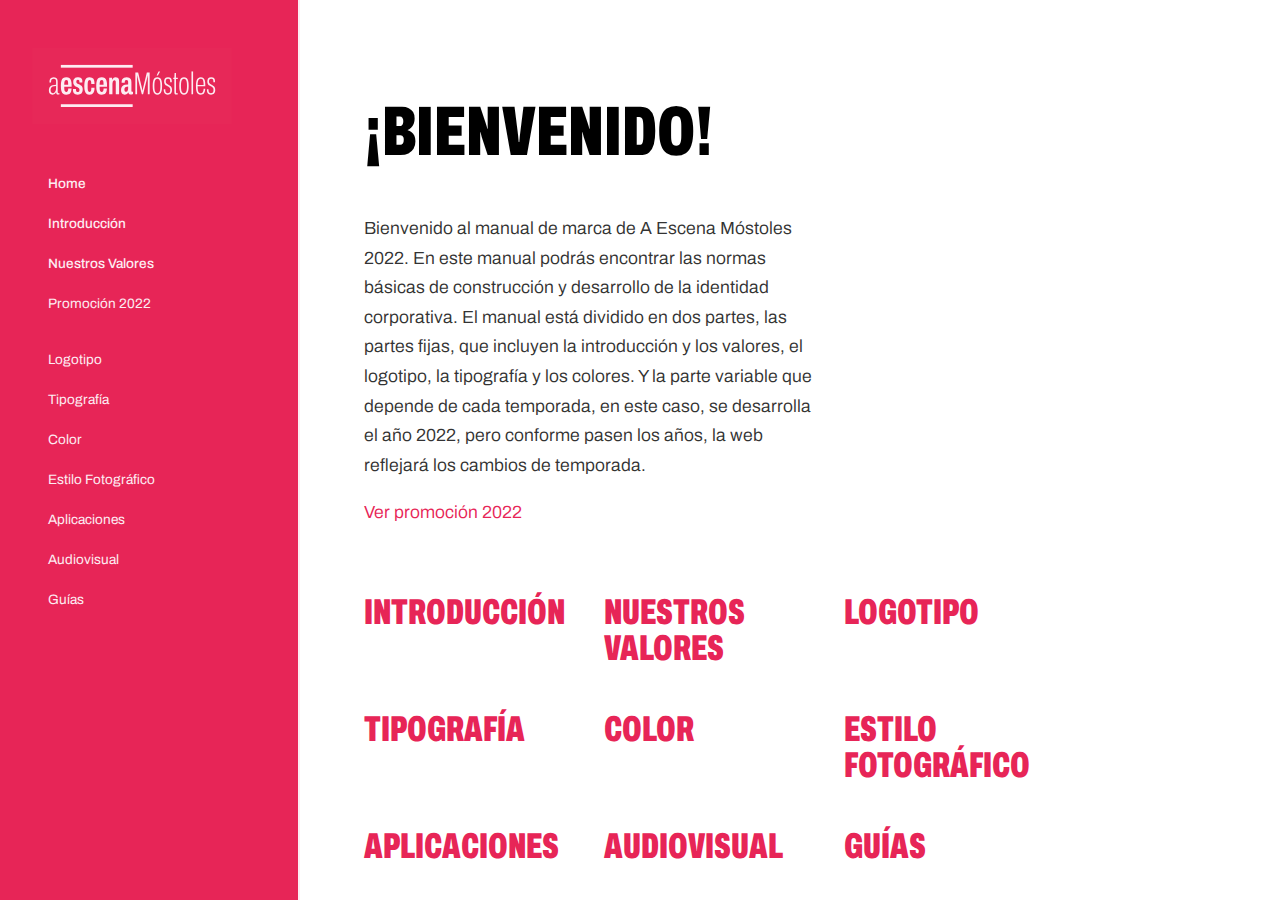
<file: index.html>
<!DOCTYPE html>
<html class="no-js" lang="es">

<head>
    <meta charset="utf-8" />
    <meta name="viewport" content="width=device-width, initial-scale=1, user-scalable=no" />
    <meta http-equiv="X-UA-Compatible" content="ie=edge" />
    <meta name="theme-color" content="#fafafa" />

    <title>A Escena Móstoles</title>

    <meta name="description" content="" />
    <link rel="apple-touch-icon" href="./assets/img/icon.png" />
    <link rel="icon" href="./assets/img/favicon.png" />
    <link rel="stylesheet" href="./assets/css/main.css" />
    <link href="./assets/css/main.css.map" />
</head>

<body>
    <div class="container">
        <aside class="menu">
            <header>
                <img src="assets/img/logo_escena.svg" alt="">
            </header>
            <nav>
                <h3></h3>
                <ul>
                    <li class="active"><a href="index.html">Home</a></li>
                    <li class="active"><a href="introduccion.html">Introducción</a></li>
                    <li class="active"><a href="valores.html">Nuestros Valores</a></li>
                    <li><a href="promocion.html">Promoción 2022</a></li>

                </ul>
                <h3></h3>
                <ul>
                    <li><a href="logotipo.html">Logotipo</a></li>
                    <li><a href="basico01.html">Tipografía</a></li>
                    <li><a href="basico04.html">Color</a></li>
                    <li><a href="basico02.html">Estilo Fotográfico</a></li>
                    <li><a href="basico03.html">Aplicaciones</a></li>
                    <li><a href="audiovisual.html">Audiovisual</a></li>
                    <li><a href="guias.html">Guías</a></li>
                </ul>
            </nav>
            
        </aside>
        <aside class="menu_mobile hidden">
            <header>
                <img src="assets/img/logo_escena.svg" alt="">
                <span class="fa fa-close"></span>
            </header>
            <nav>
                <h3></h3>
                <ul>
                    <li class="active"><a href="index.html">Home</a></li>
                    <li class="active"><a href="introduccion.html">Introducción</a></li>
                    <li class="active"><a href="valores.html">Nuestros Valores</a></li>
                    <li><a href="promocion.html">Promoción 2022</a></li>

                </ul>
                <h3></h3>
                <ul>
                    <li><a href="logotipo.html">Logotipo</a></li>
                    <li><a href="basico01.html">Tipografía</a></li>
                    <li><a href="basico04.html">Color</a></li>
                    <li><a href="basico02.html">Estilo Fotográfico</a></li>
                    <li><a href="basico03.html">Aplicaciones</a></li>
                    <li><a href="audiovisual.html">Audiovisual</a></li>
                    <li><a href="guias.html">Guías</a></li>
                </ul>
            </nav>
        </aside>
        
        <main>
            <span class="fa fa-bars"></span>

            <section class="section_start" style="padding-bottom: 0;">
                    <h1 style="padding-bottom: 0;">¡BIENVENIDO!</h1>
            </section>

            <section class="home_content">
                <p style="font-size: 1.1rem;line-height: 1.85rem">Bienvenido al manual de marca de A Escena Móstoles 2022. En este manual podrás encontrar las normas básicas de construcción y desarrollo
                    de la identidad corporativa. El manual está dividido en dos partes, las partes fijas, que incluyen la introducción y los valores, el logotipo, la tipografía y los colores. Y la parte variable
                    que depende de cada temporada, en este caso, se desarrolla el año 2022, pero conforme pasen los años, la web reflejará los cambios de temporada.
                </p>
                <div class="title" style="padding-top:1rem;">   
                    <a class = "home_nav" href="promocion.html">
                        <p style="color: #e72557;  font-size: 1.1rem;">Ver promoción 2022</p>
                    </a> 
                </div>
            </section>

            <section class="basics_home">
                <div class="title">   
                    <a class = "home_nav" href="introduccion.html">
                        <h2>INTRODUCCIÓN</h2>
                    </a>                 
                </div>
                <div class="title">   
                    <a class = "home_nav" href="valores.html">
                        <h2>NUESTROS VALORES</h2>
                    </a> 
                </div>
                <div class="title">
                    <a class = "home_nav" href="logotipo.html">
                        <h2>LOGOTIPO</h2>
                    </a>
                </div>
                <div class="title">
                    <a class = "home_nav" href="basico01.html">
                        <h2>TIPOGRAFÍA</h2>
                    </a>
                </div>
                <div class="title">
                    <a class = "home_nav" href="basico04.html">
                        <h2>COLOR</h2>
                    </a>
                </div>
                <div class="title">
                    <a class = "home_nav" href="basico02.html">
                        <h2>ESTILO FOTOGRÁFICO</h2>
                    </a>
                </div>
                <div class="title">
                    <a class = "home_nav" href="basico03.html">
                        <h2>APLICACIONES</h2>
                    </a>
                </div>
                <div class="title">
                    <a class = "home_nav" href="audiovisual.html">
                        <h2>AUDIOVISUAL</h2>
                    </a>
                </div>
                <div class="title">
                    <a class = "home_nav" href="guias.html">
                        <h2>GUÍAS</h2>
                    </a>
                </div>
            </section>
        </main>
    </div>
    <script src="./app/main.js"></script>
</body>

</html>
</file>
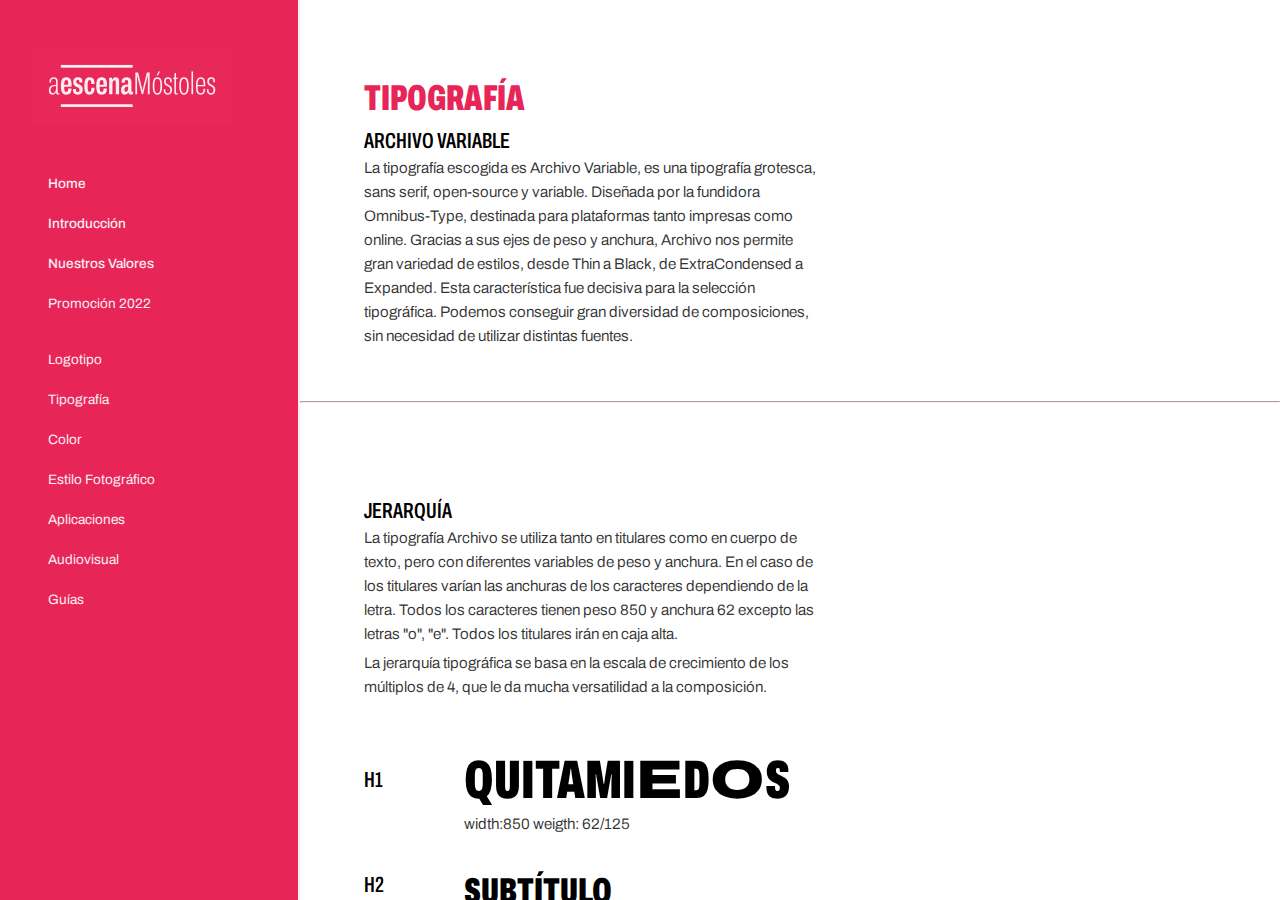
<file: basico01.html>
<!DOCTYPE html>
<html class="no-js" lang="es">

<head>
    <meta charset="utf-8" />
    <meta name="viewport" content="width=device-width, initial-scale=1, user-scalable=no" />
    <meta http-equiv="X-UA-Compatible" content="ie=edge" />
    <meta name="theme-color" content="#fafafa" />

    <title>A Escena Móstoles</title>

    <meta name="description" content="" />
    <link rel="apple-touch-icon" href="./assets/img/icon.png" />
    <link rel="icon" href="./assets/img/favicon.png" />
    <link rel="stylesheet" href="./assets/css/main.css" />
    <link href="./assets/css/main.css.map" />
</head>

<body>
    <div class="container">
        <aside class="menu">

            <header>
                <img src="assets/img/logo_escena.svg" alt="">
            </header>
            <nav>
                <h3></h3>
                <ul>
                    <li class="active"><a href="index.html">Home</a></li>
                    <li class="active"><a href="introduccion.html">Introducción</a></li>
                    <li class="active"><a href="valores.html">Nuestros Valores</a></li>
                    <li><a href="promocion.html">Promoción 2022</a></li>
                    
                </ul>
                <h3></h3>
                <ul>
                    <li><a href="logotipo.html">Logotipo</a></li>
                    <li><a href="basico01.html">Tipografía</a></li>
                    <li><a href="basico04.html">Color</a></li>
                    <li><a href="basico02.html">Estilo Fotográfico</a></li>
                    <li><a href="basico03.html">Aplicaciones</a></li>
                    <li><a href="audiovisual.html">Audiovisual</a></li>
                    <li><a href="guias.html">Guías</a></li>
                </ul>
            </nav>
        </aside>
        <aside class="menu_mobile hidden">
            <header>
                <img src="assets/img/logo_escena.svg" alt="">
                <span class="fa fa-close"></span>
            </header>
            <nav>
                <h3></h3>
                <ul>
                    <li class="active"><a href="index.html">Home</a></li>
                    <li class="active"><a href="introduccion.html">Introducción</a></li>
                    <li class="active"><a href="valores.html">Nuestros Valores</a></li>
                    <li><a href="promocion.html">Promoción 2022</a></li>

                </ul>
                <h3></h3>
                <ul>
                    <li><a href="logotipo.html">Logotipo</a></li>
                    <li><a href="basico01.html">Tipografía</a></li>
                    <li><a href="basico04.html">Color</a></li>
                    <li><a href="basico02.html">Estilo Fotográfico</a></li>
                    <li><a href="basico03.html">Aplicaciones</a></li>
                    <li><a href="audiovisual.html">Audiovisual</a></li>
                    <li><a href="guias.html">Guías</a></li>
                </ul>
            </nav>
        </aside>
        
        <main>
            <span class="fa fa-bars"></span>

            <section class="section_start">
                <h2>TIPOGRAFÍA</h2>
                <h3>ARCHIVO VARIABLE</h3>

                <p>La tipografía escogida es Archivo Variable, es una tipografía grotesca, sans serif, open-source y variable. Diseñada por la fundidora
                    Omnibus-Type, destinada para plataformas tanto impresas como online. Gracias a sus ejes de peso y anchura, Archivo nos permite gran variedad de 
                    estilos, desde Thin a Black, de ExtraCondensed a Expanded. Esta característica fue decisiva para la selección tipográfica. Podemos conseguir gran diversidad
                    de composiciones, sin necesidad de utilizar distintas fuentes.
                </p>
            </section>


            <hr>

            <section class="basics basics_type">
                <div class="title">
                    <h3>JERARQUÍA</h3>
                </div>
                
                <div class="contenido">
                    <p>La tipografía Archivo se utiliza tanto en titulares como en cuerpo de texto, pero con diferentes variables de peso y anchura. En el caso de los titulares
                        varían las anchuras de los caracteres dependiendo de la letra. Todos los caracteres tienen peso 850 y anchura 62 excepto las letras "o", "e". Todos los titulares irán
                        en caja alta. 
                    </p>
                    <p>La jerarquía tipográfica se basa en la escala de crecimiento de los múltiplos de 4, que le da mucha versatilidad a la composición.</p>
                    
                <div class="type_jerarquia">
                    <div class="jerarquia">
                        <div class="jerarquia_content">
                            <h3>H1</h3>
                        </div>
                        <div class="jerarquia_text">
                            <h1>QUITAMI<span class="typo_width">E</span>D<span class="typo_width">O</span>S</h1>
                            <p>width:850 weigth: 62/125</p>
                        </div>
                    </div>
                    <div class="jerarquia">
                        <div class="jerarquia_content">
                            <h3>H2</h3>
                        </div>
                        <div class="jerarquia_text">
                            <h2 style="color: black;" >SUBTÍTULO</h2>
                            <p>width:850 weigth: 62</p>
                        </div>
                    </div>
                    <div class="jerarquia">
                        <div class="jerarquia_content">
                            <h3>H3</h3>
                        </div>
                        <div class="jerarquia_text">
                            <h3>SUBTÍTULO 2</h3>
                            <p>width:550 weigth: 62</p>
                        </div>
                    </div>
                    <div class="jerarquia">
                        <div class="jerarquia_content">
                            <h3>H4</h3>
                        </div>
                        <div class="jerarquia_text">
                            <h4>DESTACADO</h4>
                            <p>width:350 weigth: 100</p>
                        </div>
                    </div>
                    <div class="jerarquia">
                        <div class="jerarquia_content">
                            <h3>P</h3>
                        </div>
                        <div class="jerarquia_text">
                            <p>Lorem ipsum dolor, sit amet consectetur adipisicing elit. Aliquam, similique totam
                                voluptatum libero aut neque molestiae molestias.Lorem ipsum dolor, sit amet consectetur adipisicing elit. Aliquam, similique totam
                                voluptatum libero aut neque molestiae molestias</p>
                                <p>width:250 weigth: 100</p>
                        </div>
                    </div>
                </div>
                        
                </div>
            </section>

            <hr>

            <section class="basics basics_type">
                <div class="contenido">
                    <h3>ICONOS</h3>
                    <p>El Teatro del Bosque es un espacio accesible para personas con movilidad reducida y pertenece a Teatro Accesible, una iniciativa que surge con la misión de acercar la cultura a las personas con discapacidad.
                        Para ello, esta iniciativa equipa con sistemas de ayuda auditiva y otros servicios de accesibilidad a teatros y compañías. Cuentan con su propia iconografía oficial.
                    </p>

                <div class="type_jerarquia" style="padding-top:1rem;">
                    <img src="assets/img/tipografia/iconos_teatroaccesible.svg" alt="">

                    <br>
                    <br>
                    <br>

                    <h3>BOOTSTRAP ICONS</h3>
                    <p>Paquete de iconos open-source de apoyo en página web.</p>

                <div class="type_jerarquia" style="padding-top:1rem;">
                    <img src="assets/img/tipografia/iconos_bootstrap1.svg" alt="">
                </div>
            </section>

            <div class="button_nav">
                <button>
                    <a class="button_ant" href="logotipo.html">
                        
                        <svg xmlns="http://www.w3.org/2000/svg" width="16" height="16" fill="currentColor" class="bi bi-arrow-left" viewBox="0 0 16 16">
                            <path fill-rule="evenodd" d="M15 8a.5.5 0 0 0-.5-.5H2.707l3.147-3.146a.5.5 0 1 0-.708-.708l-4 4a.5.5 0 0 0 0 .708l4 4a.5.5 0 0 0 .708-.708L2.707 8.5H14.5A.5.5 0 0 0 15 8z"/>
                        </svg>
                        <p>Logotipo</p>
                    </a>
                </button>
                <button>
                    <a class="button_sig" href="basico04.html">
                        <p>Color</p>
                        <svg xmlns="http://www.w3.org/2000/svg" width="16" height="16" fill="currentColor" class="bi bi-arrow-right" viewBox="0 0 16 16">
                            <path fill-rule="evenodd" d="M1 8a.5.5 0 0 1 .5-.5h11.793l-3.147-3.146a.5.5 0 0 1 .708-.708l4 4a.5.5 0 0 1 0 .708l-4 4a.5.5 0 0 1-.708-.708L13.293 8.5H1.5A.5.5 0 0 1 1 8z"/>
                          </svg>
                    </a>
                </button>
            </div>

        </main>
    </div>
    <script src="./app/main.js"></script>
</body>

</html>
</file>
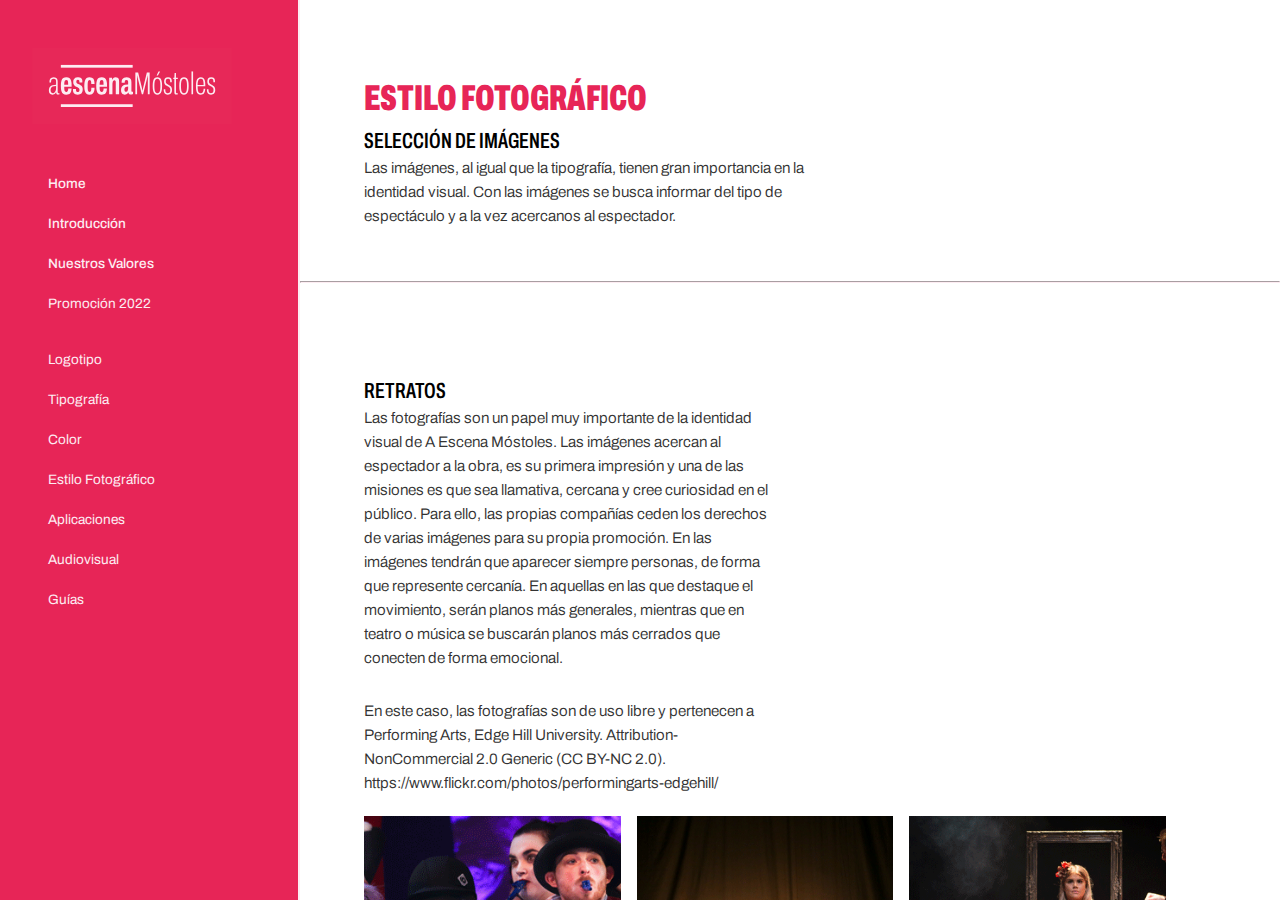
<file: basico02.html>
<!DOCTYPE html>
<html class="no-js" lang="es">

<head>
    <meta charset="utf-8" />
    <meta name="viewport" content="width=device-width, initial-scale=1, user-scalable=no" />
    <meta http-equiv="X-UA-Compatible" content="ie=edge" />
    <meta name="theme-color" content="#fafafa" />

    <title>A Escena Móstoles</title>

    <meta name="description" content="" />
    <link rel="apple-touch-icon" href="./assets/img/icon.png" />
    <link rel="icon" href="./assets/img/favicon.png" />
    <link rel="stylesheet" href="./assets/css/main.css" />
    <link href="./assets/css/main.css.map" />
</head>

<body>
    <div class="container">
        <aside class="menu">

            <header>
                <img src="assets/img/logo_escena.svg" alt="">
            </header>
            <nav>
                <h3></h3>
                <ul>
                    <li class="active"><a href="index.html">Home</a></li>
                    <li class="active"><a href="introduccion.html">Introducción</a></li>
                    <li class="active"><a href="valores.html">Nuestros Valores</a></li>
                    <li><a href="promocion.html">Promoción 2022</a></li>
                    
                </ul>
                <h3></h3>
                <ul>
                    <li><a href="logotipo.html">Logotipo</a></li>
                    <li><a href="basico01.html">Tipografía</a></li>
                    <li><a href="basico04.html">Color</a></li>
                    <li><a href="basico02.html">Estilo Fotográfico</a></li>
                    <li><a href="basico03.html">Aplicaciones</a></li>
                    <li><a href="audiovisual.html">Audiovisual</a></li>
                    <li><a href="guias.html">Guías</a></li>
                </ul>
            </nav>
        </aside>

        <aside class="menu_mobile hidden">
            <header>
                <img src="assets/img/logo_escena.svg" alt="">
                <span class="fa fa-close"></span>
            </header>
            <nav>
                <h3></h3>
                <ul>
                    <li class="active"><a href="index.html">Home</a></li>
                    <li class="active"><a href="introduccion.html">Introducción</a></li>
                    <li class="active"><a href="valores.html">Nuestros Valores</a></li>
                    <li><a href="promocion.html">Promoción 2022</a></li>

                </ul>
                <h3></h3>
                <ul>
                    <li><a href="logotipo.html">Logotipo</a></li>
                    <li><a href="basico01.html">Tipografía</a></li>
                    <li><a href="basico04.html">Color</a></li>
                    <li><a href="basico02.html">Estilo Fotográfico</a></li>
                    <li><a href="basico03.html">Aplicaciones</a></li>
                    <li><a href="audiovisual.html">Audiovisual</a></li>
                    <li><a href="guias.html">Guías</a></li>
                </ul>
            </nav>
        </aside>
        
        <main>
            <span class="fa fa-bars"></span>

            <section class="section_start">
                <h2>ESTILO FOTOGRÁFICO</h2>
                <h3>SELECCIÓN DE IMÁGENES</h3>

                <p>Las imágenes, al igual que la tipografía, tienen gran importancia en la identidad visual. Con las imágenes se busca informar del tipo de espectáculo
                    y a la vez acercanos al espectador. 

                </p>

            </section>
            
            <hr>

            <section class="basics basics_foto">
                <div class="fotografia_content">
                    <h3>RETRATOS</h3>

                    <p>Las fotografías son un papel muy importante de la identidad visual de A Escena Móstoles. Las imágenes acercan al espectador a la obra, es su primera impresión
                        y una de las misiones es que sea llamativa, cercana y cree curiosidad en el público. Para ello, las propias compañías ceden los derechos de varias imágenes para 
                        su propia promoción. En las imágenes tendrán que aparecer siempre personas, de forma que represente cercanía. En aquellas en las que destaque el movimiento, serán 
                        planos más generales, mientras que en teatro o música se buscarán planos más cerrados que conecten de forma emocional.
                    </p>
                    <br>
                    <p>
                        En este caso, las fotografías son de uso libre y pertenecen a Performing Arts, Edge Hill University. Attribution-NonCommercial 2.0 Generic (CC BY-NC 2.0). https://www.flickr.com/photos/performingarts-edgehill/ 
                    </p>
                    <div class="fotografia_content_img">
                        <div class="fotografia">
                            <img src="assets/img/estiloimg/persona01.png" alt=""> 
                            <img src="assets/img/estiloimg/persona04.png" alt=""> 
                            <img src="assets/img/estiloimg/persona02.png" alt="">
                            <img src="assets/img/estiloimg/persona06.png" alt=""> 
                            <img src="assets/img/estiloimg/persona03.png" alt=""> 
                            <img src="assets/img/estiloimg/persona05.png" alt=""> 

                            

                        </div>   
                    </div>
                </div>
            </section>

            <div class="button_nav">
                <button>
                    <a class="button_ant" href="basico04.html">
                        
                        <svg xmlns="http://www.w3.org/2000/svg" width="16" height="16" fill="currentColor" class="bi bi-arrow-left" viewBox="0 0 16 16">
                            <path fill-rule="evenodd" d="M15 8a.5.5 0 0 0-.5-.5H2.707l3.147-3.146a.5.5 0 1 0-.708-.708l-4 4a.5.5 0 0 0 0 .708l4 4a.5.5 0 0 0 .708-.708L2.707 8.5H14.5A.5.5 0 0 0 15 8z"/>
                        </svg>
                        <p>Color</p>
                    </a>
                </button>
                <button>
                    <a class="button_sig" href="basico03.html">
                        <p>Aplicaciones</p>
                        <svg xmlns="http://www.w3.org/2000/svg" width="16" height="16" fill="currentColor" class="bi bi-arrow-right" viewBox="0 0 16 16">
                            <path fill-rule="evenodd" d="M1 8a.5.5 0 0 1 .5-.5h11.793l-3.147-3.146a.5.5 0 0 1 .708-.708l4 4a.5.5 0 0 1 0 .708l-4 4a.5.5 0 0 1-.708-.708L13.293 8.5H1.5A.5.5 0 0 1 1 8z"/>
                          </svg>
                    </a>
                </button>
            </div>


        </main>
    </div>
    <script src="./app/main.js"></script>
</body>

</html>
</file>
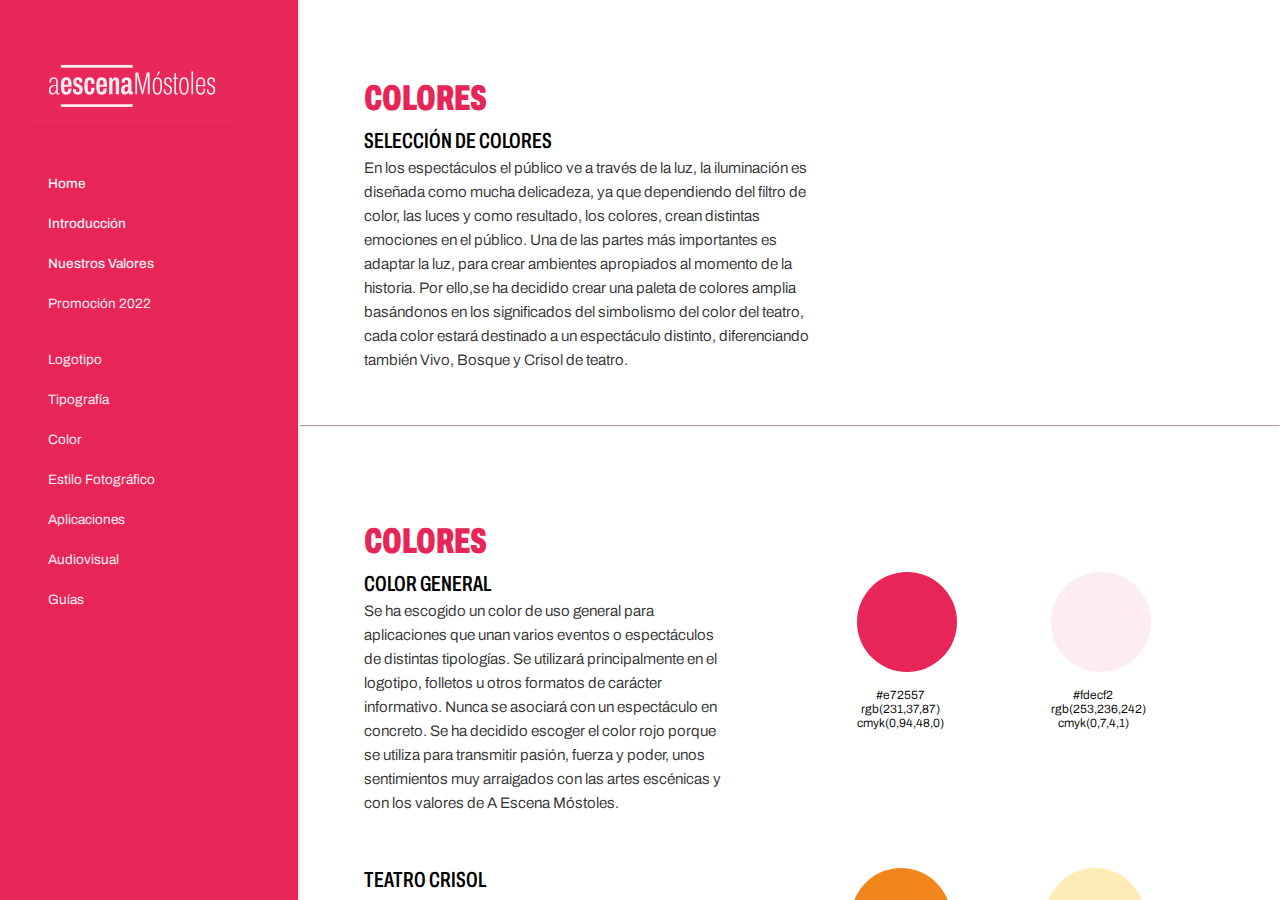
<file: basico04.html>
<!DOCTYPE html>
<html class="no-js" lang="es">

<head>
    <meta charset="utf-8" />
    <meta name="viewport" content="width=device-width, initial-scale=1, user-scalable=no" />
    <meta http-equiv="X-UA-Compatible" content="ie=edge" />
    <meta name="theme-color" content="#fafafa" />

    <title>A Escena Móstoles</title>

    <meta name="description" content="" />
    <link rel="apple-touch-icon" href="./assets/img/icon.png" />
    <link rel="icon" href="./assets/img/favicon.png" />
    <link rel="stylesheet" href="./assets/css/main.css" />
    <link href="./assets/css/main.css.map" />
</head>

<body>
    <div class="container">
        <aside class="menu">

            <header>
                <img src="assets/img/logo_escena.svg" alt="">
            </header>
            <nav>
                <h3></h3>
                <ul>
                    <li class="active"><a href="index.html">Home</a></li>
                    <li class="active"><a href="introduccion.html">Introducción</a></li>
                    <li class="active"><a href="valores.html">Nuestros Valores</a></li>
                    <li><a href="promocion.html">Promoción 2022</a></li>
                </ul>
                <h3></h3>
                <ul>
                    <li><a href="logotipo.html">Logotipo</a></li>
                    <li><a href="basico01.html">Tipografía</a></li>
                    <li><a href="basico04.html">Color</a></li>
                    <li><a href="basico02.html">Estilo Fotográfico</a></li>
                    <li><a href="basico03.html">Aplicaciones</a></li>
                    <li><a href="audiovisual.html">Audiovisual</a></li>
                    <li><a href="guias.html">Guías</a></li>
                </ul>
            </nav>
        </aside>
        <aside class="menu_mobile hidden">
            <header>
                <img src="assets/img/logo_escena.svg" alt="">
                <span class="fa fa-close"></span>
            </header>
            <nav>
                <h3></h3>
                <ul>
                    <li class="active"><a href="index.html">Home</a></li>
                    <li class="active"><a href="introduccion.html">Introducción</a></li>
                    <li class="active"><a href="valores.html">Nuestros Valores</a></li>
                    <li><a href="promocion.html">Promoción 2022</a></li>

                </ul>
                <h3></h3>
                <ul>
                    <li><a href="logotipo.html">Logotipo</a></li>
                    <li><a href="basico01.html">Tipografía</a></li>
                    <li><a href="basico04.html">Color</a></li>
                    <li><a href="basico02.html">Estilo Fotográfico</a></li>
                    <li><a href="basico03.html">Aplicaciones</a></li>
                    <li><a href="audiovisual.html">Audiovisual</a></li>
                    <li><a href="guias.html">Guías</a></li>
                </ul>
            </nav>
        </aside>
        
        <main>
            <span class="fa fa-bars"></span>


            <section class="section_start">
                <h2>COLORES</h2>
                <h3>SELECCIÓN DE COLORES</h3>

                <p>En los espectáculos el público ve a través de la luz, la iluminación es diseñada como mucha delicadeza, ya que dependiendo del filtro de color, las luces y como resultado, los colores, crean distintas emociones en el público. Una de las partes más importantes
                    es adaptar la luz, para crear ambientes apropiados al momento de la historia. Por ello,se ha decidido crear una paleta de colores amplia basándonos en los significados del simbolismo del color del teatro,
                    cada color estará destinado a un espectáculo distinto, diferenciando también Vivo, Bosque y Crisol de teatro. 
                </p>
            </section>

            <hr>

                <section class="basics basics_colour">
                    <div class="title">
                        <h2>COLORES</h2>
                    </div>
                    <div class="blocks_color">
                        <div class="color_descr">
                            <h3>COLOR GENERAL</h3>
                            <p>Se ha escogido un color de uso general para aplicaciones que unan varios eventos o espectáculos de distintas tipologías. Se utilizará principalmente en el logotipo, folletos u otros formatos de carácter informativo.
                                Nunca se asociará con un espectáculo en concreto. Se ha decidido escoger el color rojo porque se utiliza para transmitir pasión, fuerza y poder, unos sentimientos muy arraigados con las artes escénicas y con los valores
                                de A Escena Móstoles.
                             </p>
                        </div>
                        <div class="block color">
                            <div class="color_content_gen">
                                <div class="color_content_uno">
                                    <div class="color_content" style="background: #e72557;"></div>
                                    <div class="color_text">
                                        <div class="color_text01">
                                            <p>#e72557  rgb(231,37,87) cmyk(0,94,48,0)</p>
                                        </div>
                                    </div>
                                </div>
                                <div class="color_content_uno">
                                    <div class="color_content" style="background: #FDECF2;"></div>
                                    <div class="color_text">
                                        <div class="color_text01">
                                            <p>#fdecf2  rgb(253,236,242) cmyk(0,7,4,1)</p>
                                        </div>
                                    </div>
                                </div>
                            </div>    
                        </div>
                    </div>
                    

                    <div class="blocks_color">
                        <div class="color_descr">
                            <h3>TEATRO CRISOL</h3>
                            <p>Los espectáculos Crisol destacan por su carácter experimental. Dentro de ellos podemos encontrar teatro de humor, comtemporáneo, fuera de la norma. Tiene el objetivo de ser diverso, divertido y dirigido para personas jóvenes.
                                Según el simbolismo del teatro, el color naranja se utiliza para la energía, el humor y el entusiasmo. 
                            </p>
                        </div>
                        <div class="block color">
                            <div class="color_content_gen">
                                <div class="color_content_uno">
                                    <div class="color_content" style="background: #f1861d;"></div>
                                    <div class="color_text">
                                        <div class="color_text01">
                                            <p>#f1861d  rgb(241,134,29) cmyk(0,56,93,0)</p>
                                        </div>
                                    </div>
                                </div>
                                <div class="color_content_uno">
                                    <div class="color_content" style="background: #ffebb6;"></div>
                                    <div class="color_text">
                                        <div class="color_text01">
                                            <p>#ffebb6  rgb(255,235,182) cmyk(0,8,36,0)</p>
                                        </div>
                                    </div>
                                </div>
                            </div>    
                        </div>
                    </div>
                    <div class="blocks_color">
                        <div class="color_descr">
                            <h3>TEATRO BOSQUE</h3>
                            <p>Bosque es un teatro más convencional, apuesta por espectáculos reconocidos y de alta calidad, de mayor elegancia. El color verde se utiliza para denotar orgullo, perseverancia, gerenosidad. 
                            </p>
                        </div>
                        <div class="block color">
                            <div class="color_content_gen">
                                <div class="color_content_uno">
                                    <div class="color_content" style="background: #31b29a;"></div>
                                    <div class="color_text">
                                        <div class="color_text01">
                                            <p>#31b29a  rgb(49,178,154) cmyk(72,0,49,0)</p>
                                        </div>
                                    </div>
                                </div>
                                <div class="color_content_uno">
                                    <div class="color_content" style="background: #dfeee1;"></div>
                                    <div class="color_text">
                                        <div class="color_text01">
                                            <p>#dfeee1  rgb(223,238,235) cmyk(16,0,16,0)</p>
                                        </div>
                                    </div>
                                </div>
                            </div>    
                        </div>
                    </div>
                    <div class="blocks_color">
                        <div class="color_descr">
                            <h3>TEATRO VIVO</h3>
                            <p>Teatro Vivo está compuesto por espectáculos familiares principalmente dirigidos a un público infantil. Buscan fomentar la imaginación, creatividad, fantasía, además de 
                                pedagogía y ayudar a desarrollar la creatividad. El color rosa se utiliza para la inocencia, la felicidad y la imaginación.
                            </p>
                        </div>
                        <div class="block color">
                            <div class="color_content_gen">
                                <div class="color_content_uno">
                                    <div class="color_content" style="background: #e78ebb;"></div>
                                    <div class="color_text">
                                        <div class="color_text01">
                                            <p>#e78ebb  rgb(231,142,187) cmyk(7,56,0,0)</p>
                                        </div>
                                    </div>
                                </div>
                                <div class="color_content_uno">
                                    <div class="color_content" style="background: #fdf1f8;"></div>
                                    <div class="color_text">
                                        <div class="color_text01">
                                            <p>#fdf1f8  rgb(253,241,248) cmyk(0,8,0,0)</p>
                                        </div>
                                    </div>
                                </div>
                            </div>    
                        </div>
                    </div>
                    <div class="blocks_color">
                        <div class="color_descr">
                            <h3>DANZA</h3>
                            <p>El itinerario de danza es más variado, cuenta con espectáculos convencionales y experimentales. La danza utiliza el movimiento corporal para generar emociones, en el simbolismo del teatro,
                                el morado se utiliza para denotar espiritualidad y transformación. </p>
                        </div>
                        <div class="block color">
                            <div class="color_content_gen">
                                <div class="color_content_uno">
                                    <div class="color_content" style="background: #c71770;"></div>
                                    <div class="color_text">
                                        <div class="color_text01">
                                            <p>#c71770  rgb(199,29,112) cmyk(18,98,18,3)</p>
                                        </div>
                                    </div>
                                </div>
                                <div class="color_content_uno">
                                    <div class="color_content" style="background: #e3e8f7;"></div>
                                    <div class="color_text">
                                        <div class="color_text01">
                                            <p>#e3e8f7  rgb(227,232,247) cmyk(13,7,0,0)</p>
                                        </div>
                                    </div>
                                </div>
                            </div>    
                        </div>
                    </div>
                    <div class="blocks_color">
                        <div class="color_descr">
                            <h3>MÚSICA</h3>
                            <p>En el itinerario de música, podemos encontrar, al igual que en danza, una programación de espectáculos más variada. Aunque destacan los conciertos de Jazz.
                                La paleta escogida para representar la música es el azul. El azul se utiliza para generar armonía, estabilidad, espiritualidad.
                            </p>
                        </div>
                        <div class="block color">
                            <div class="color_content_gen">
                                <div class="color_content_uno">
                                    <div class="color_content" style="background: #1eb0ff;"></div>
                                    <div class="color_text">
                                        <div class="color_text01">
                                            <p>#1eb0ff  rgb(30,176,255) cmyk(67,18,0,0)</p>
                                        </div>
                                    </div>
                                </div>
                                <div class="color_content_uno">
                                    <div class="color_content" style="background: #d0ebf5;"></div>
                                    <div class="color_text">
                                        <div class="color_text01">
                                            <p>#d0ebf5  rgb(208,235,245) cmyk(22,0,4,0)</p>
                                        </div>
                                    </div>
                                </div>
                            </div>    
                        </div>
                    </div>
                </section>

                <hr>


                <section class="basics basics_foto">
                    <div class="title">
                        <h2>COLORES</h2>
                    </div>
                    <div class="blocks_color">
                        <div class="color_descr">
                            <h3>USO</h3>
                            <p>Como se ha explicado anteriormente, existe un color asignado a cada espectáculo y este no podrá utilizarse en ningún otro caso. El objetivo es crear una relación que ayude al espectador a identificar
                                el espectáculo con el color, de forma que a simple vista el espectador quede informado.
                             </p>
                             <br>
                             <p>
                                 El color se utilizará de forma que el color de fondo sea el color general, mientras que el de la tipografía sea el color secundario, el más claro. De forma que la tipografía siempre está en negativo. En el caso en el que el fondo sea blanco, el color de la tipografía será del color prncipal.
                             </p>
                        </div>
                        <div class="color_descr"  style="padding-left: 0;">
                            <div class="color_descr">
                                <img style = "width: 400px;" src="assets/img/aplicaciones/tarjeta1.jpg" alt="">
                            </div>
                        </div>
                    </div>
                    <div class="blocks_color">
                        <div class="color_descr">
                            <h3>FONDOS</h3>
                            <p>Al basarnos en la luz para escoger los colores, se ha decidido incluir ciertas texturas que tienen que ver con la iluminación. De esta forma, creamos sombras y luces, al igual que se crean en un escenario.
                                Estas texturas se utilizarán como fondos en aplicaciones. Para crear el efecto se debe aplicar a la masa de color "Luz fuerte".
                             </p>
                        </div>
                        <div class="color_descr"  style="padding-left: 0;">
                            <div class="color_descr">
                                <img style = "width: 400px;" src="assets/img/estiloimg/fondo01.jpg" alt="">
                            </div>
                        </div>
                    </div>
                </section>

                

                <div class="button_nav">
                    <button>
                        <a class="button_ant" href="basico01.html">
                            
                            <svg xmlns="http://www.w3.org/2000/svg" width="16" height="16" fill="currentColor" class="bi bi-arrow-left" viewBox="0 0 16 16">
                                <path fill-rule="evenodd" d="M15 8a.5.5 0 0 0-.5-.5H2.707l3.147-3.146a.5.5 0 1 0-.708-.708l-4 4a.5.5 0 0 0 0 .708l4 4a.5.5 0 0 0 .708-.708L2.707 8.5H14.5A.5.5 0 0 0 15 8z"/>
                            </svg>
                            <p>Tipografía</p>
                        </a>
                    </button>
                    <button>
                        <a class="button_sig" href="basico02.html">
                            <p style="width: 120px;">Estilo fotográfico</p>
                            <svg xmlns="http://www.w3.org/2000/svg" width="16" height="16" fill="currentColor" class="bi bi-arrow-right" viewBox="0 0 16 16">
                                <path fill-rule="evenodd" d="M1 8a.5.5 0 0 1 .5-.5h11.793l-3.147-3.146a.5.5 0 0 1 .708-.708l4 4a.5.5 0 0 1 0 .708l-4 4a.5.5 0 0 1-.708-.708L13.293 8.5H1.5A.5.5 0 0 1 1 8z"/>
                              </svg>
                        </a>
                    </button>
                </div>
                                
        </main>
    </div>
    <script src="./app/main.js"></script>
</body>

</html>
</file>
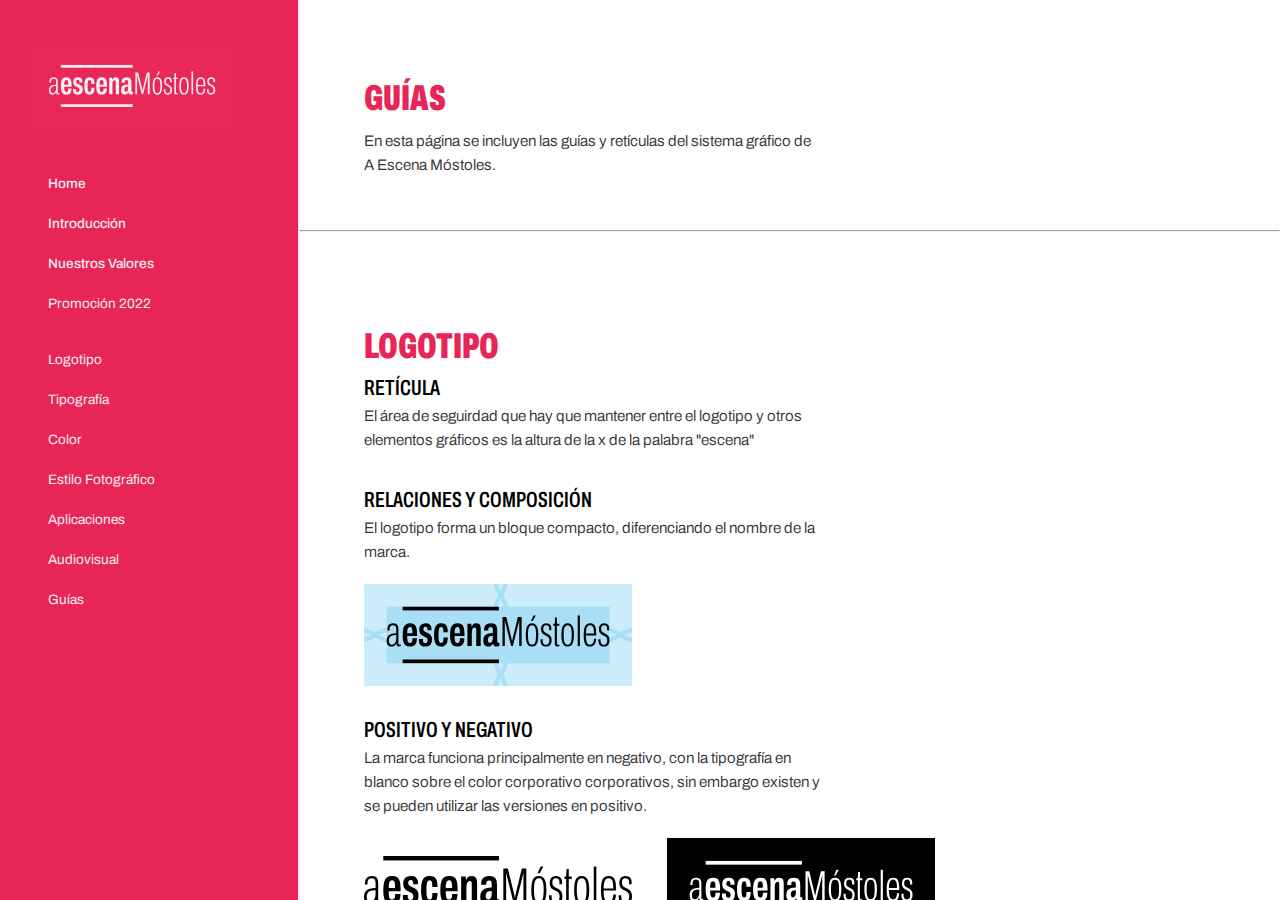
<file: guias.html>
<!DOCTYPE html>
<html class="no-js" lang="es">

<head>
    <meta charset="utf-8" />
    <meta name="viewport" content="width=device-width, initial-scale=1, user-scalable=no" />
    <meta http-equiv="X-UA-Compatible" content="ie=edge" />
    <meta name="theme-color" content="#fafafa" />

    <title>A Escena Móstoles</title>

    <meta name="description" content="" />
    <link rel="apple-touch-icon" href="./assets/img/icon.png" />
    <link rel="icon" href="./assets/img/favicon.png" />
    <link rel="stylesheet" href="./assets/css/main.css" />
    <link href="./assets/css/main.css.map" />
</head>

<body>
    <div class="container">
        <aside class="menu">

            <header>
                <img src="assets/img/logo_escena.svg" alt="">
            </header>
            <nav>
                <h3></h3>
                <ul>
                    <li class="active"><a href="index.html">Home</a></li>
                    <li class="active"><a href="introduccion.html">Introducción</a></li>
                    <li class="active"><a href="valores.html">Nuestros Valores</a></li>
                    <li><a href="promocion.html">Promoción 2022</a></li>
                </ul>
                <h3></h3>
                <ul>
                    <li><a href="logotipo.html">Logotipo</a></li>
                    <li><a href="basico01.html">Tipografía</a></li>
                    <li><a href="basico04.html">Color</a></li>
                    <li><a href="basico02.html">Estilo Fotográfico</a></li>
                    <li><a href="basico03.html">Aplicaciones</a></li>
                    <li><a href="audiovisual.html">Audiovisual</a></li>
                    <li><a href="guias.html">Guías</a></li>
                </ul>
            </nav>
        </aside>
        <aside class="menu_mobile hidden">
            <header>
                <img src="assets/img/logo_escena.svg" alt="">
                <span class="fa fa-close"></span>
            </header>
            <nav>
                <h3></h3>
                <ul>
                    <li class="active"><a href="index.html">Home</a></li>
                    <li class="active"><a href="introduccion.html">Introducción</a></li>
                    <li class="active"><a href="valores.html">Nuestros Valores</a></li>
                    <li><a href="promocion.html">Promoción 2022</a></li>

                </ul>
                <h3></h3>
                <ul>
                    <li><a href="logotipo.html">Logotipo</a></li>
                    <li><a href="basico01.html">Tipografía</a></li>
                    <li><a href="basico04.html">Color</a></li>
                    <li><a href="basico02.html">Estilo Fotográfico</a></li>
                    <li><a href="basico03.html">Aplicaciones</a></li>
                    <li><a href="audiovisual.html">Audiovisual</a></li>
                    <li><a href="guias.html">Guías</a></li>
                </ul>
            </nav>
        </aside>
        
        <main>
            <span class="fa fa-bars"></span>

            <section class="section_start">
                <h2>GUÍAS</h2>
                <p>En esta página se incluyen las guías y retículas del sistema gráfico de A Escena Móstoles.</p>

            </section>

            <hr>

            <section class="basics basics_reticulas">
                <div class="title">
                    <h2>LOGOTIPO</h2>
                </div>
                <div class="contenido">
                    <h3>RETÍCULA</h3>
                    <p>El área de seguirdad que hay que mantener entre el logotipo y otros elementos gráficos es la altura de la x de la palabra "escena"</p>

                    <h3 style="margin-top: 2rem;"> RELACIONES Y COMPOSICIÓN</h3>
                    <p>El logotipo forma un bloque compacto, diferenciando el nombre de la marca.</p>
                    <div class="reticulas">
                        <img src="assets/img/logotipo/guias/guias_logo_escena.svg" alt="">
                    </div>
                </div>
                <div class="contenido">
                    <h3> POSITIVO Y NEGATIVO</h3>
                    <p>La marca funciona principalmente en negativo, con la tipografía en blanco sobre el color corporativo corporativos, sin embargo existen y se pueden utilizar las versiones en positivo.</p>
                    <div class="reticulas">
                        <img src="assets/img/logotipo/Escena_Positivo.svg" alt="" style="height: 116px;">  
                        <img src="assets/img/logotipo/Escena_Negativo.svg" alt=""> 
                    </div>
                </div>
                </section>

                <hr>

                <section class="basics basics_reticulas">
                    <div class="title">
                        <h2>APLICACIONES</h2>
                    </div>
                    
                <div class="contenido">
                    <div class=" ret_pap">
                        <h3>CARTA</h3>
                        <p>Se compone en relación a la retícula cuadrada creada de 16 x 12 módulos, respetando el área determinado para cada sección. Los márgenes exteriores siempre van a ser de un módulo.</p>
                        </a>
                        <img class = "img_pap" src="assets/img/guias/carta.png" alt=""  >  
                        <h3>TARJETA</h3>
                        <p>La tarjeta se compone de 8 x 12 módulos, de distribución similar a la anterior, un módulo de margen a cada lado.
                        </p>
                        <img class = "img_pap" src="assets/img/guias/tarjeta.png" alt=""   >  

                        <div class=" ret_carteleria">
                            <h3>CARTELERÍA</h3>
                            <p>el Mupi contiene 12 x 8 módulos.</p>
                            <img class = "img_pap" style = "width: 600px;" src="assets/img/guias/cartel_mupi.PNG" alt=""  >  
                            <h3>RRSS</h3>
                            <p>La reticula de la publicación de instagram es de 14 x 14 módulos.</p>
                            <img class = "img_pap" src="assets/img/guias/rrss.PNG" alt=""  >  
                        </div>
                    </div>
                </div>
            </section>
            <div class="button_nav">
                <button>
                    <a class="button_ant" href="audiovisual.html">
                        
                        <svg xmlns="http://www.w3.org/2000/svg" width="16" height="16" fill="currentColor" class="bi bi-arrow-left" viewBox="0 0 16 16">
                            <path fill-rule="evenodd" d="M15 8a.5.5 0 0 0-.5-.5H2.707l3.147-3.146a.5.5 0 1 0-.708-.708l-4 4a.5.5 0 0 0 0 .708l4 4a.5.5 0 0 0 .708-.708L2.707 8.5H14.5A.5.5 0 0 0 15 8z"/>
                        </svg>
                        <p>Audiovisual</p>
                    </a>
                </button>
            </div>
        </main>
    </div>
    <script src="./app/main.js"></script>
</body>

</html>
</file>
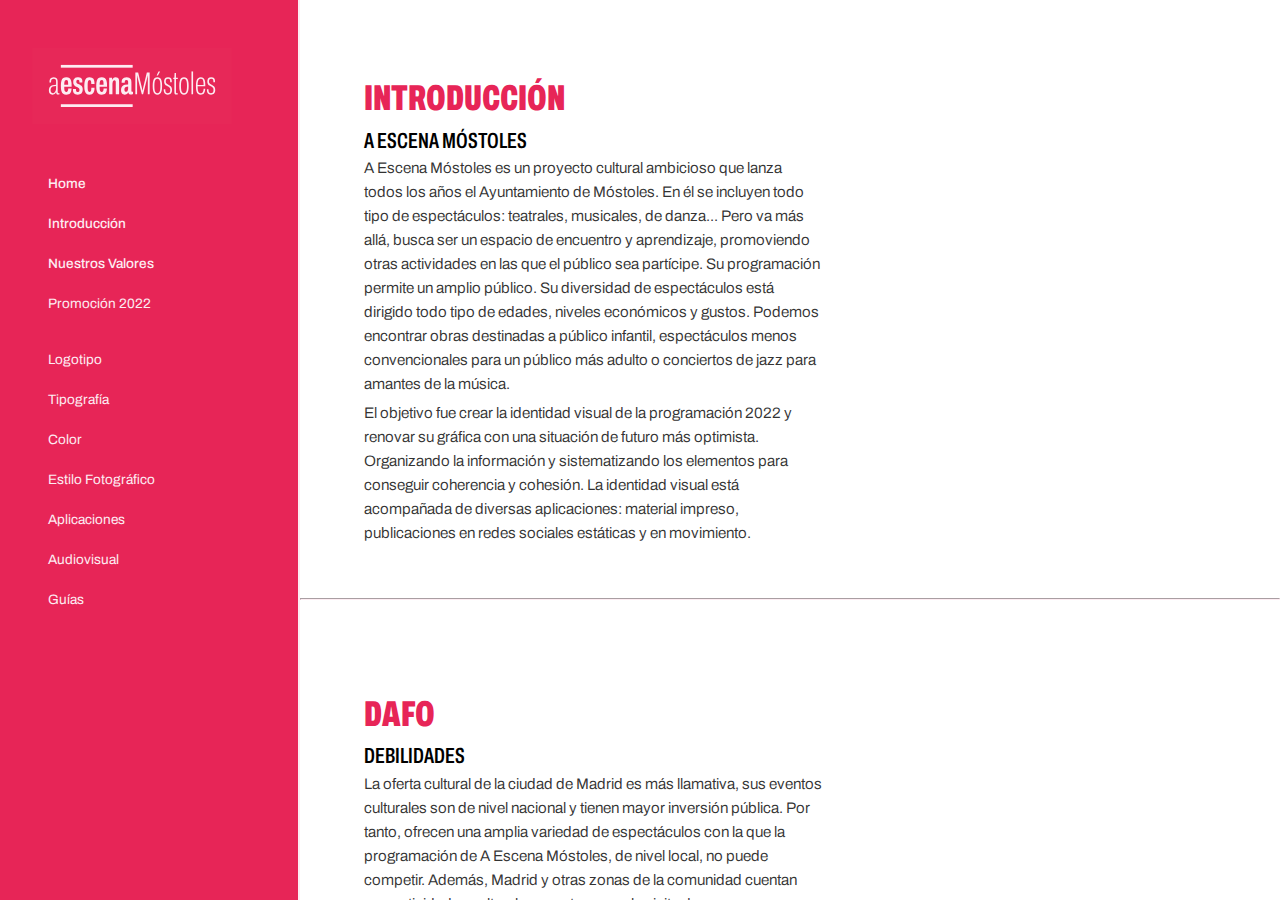
<file: introduccion.html>
<!DOCTYPE html>
<html class="no-js" lang="es">

<head>
    <meta charset="utf-8" />
    <meta name="viewport" content="width=device-width, initial-scale=1, user-scalable=no" />
    <meta http-equiv="X-UA-Compatible" content="ie=edge" />
    <meta name="theme-color" content="#fafafa" />

    <title>A Escena Móstoles</title>

    <meta name="description" content="" />
    <link rel="apple-touch-icon" href="./assets/img/icon.png" />
    <link rel="icon" href="./assets/img/favicon.png" />
    <link rel="stylesheet" href="./assets/css/main.css" />
    <link href="./assets/css/main.css.map" />
</head>

<body>
    <div class="container">
        <aside class="menu">

            <header>
                <img src="assets/img/logo_escena.svg" alt="">
            </header>
            <nav>
                <h3></h3>
                <ul>
                    <li class="active"><a href="index.html">Home</a></li>
                    <li class="active"><a href="introduccion.html">Introducción</a></li>
                    <li class="active"><a href="valores.html">Nuestros Valores</a></li>
                    <li><a href="promocion.html">Promoción 2022</a></li>

                </ul>
                <h3></h3>
                <ul>
                    <li><a href="logotipo.html">Logotipo</a></li>
                    <li><a href="basico01.html">Tipografía</a></li>
                    <li><a href="basico04.html">Color</a></li>
                    <li><a href="basico02.html">Estilo Fotográfico</a></li>
                    <li><a href="basico03.html">Aplicaciones</a></li>
                    <li><a href="audiovisual.html">Audiovisual</a></li>
                    <li><a href="guias.html">Guías</a></li>
                </ul>
            </nav>
        </aside>
        <aside class="menu_mobile hidden">
            <header>
                <img src="assets/img/logo_escena.svg" alt="">
                <span class="fa fa-close"></span>
            </header>
            <nav>
                <h3></h3>
                <ul>
                    <li class="active"><a href="index.html">Home</a></li>
                    <li class="active"><a href="introduccion.html">Introducción</a></li>
                    <li class="active"><a href="valores.html">Nuestros Valores</a></li>
                    <li><a href="promocion.html">Promoción 2022</a></li>

                </ul>
                <h3></h3>
                <ul>
                    <li><a href="logotipo.html">Logotipo</a></li>
                    <li><a href="basico01.html">Tipografía</a></li>
                    <li><a href="basico04.html">Color</a></li>
                    <li><a href="basico02.html">Estilo Fotográfico</a></li>
                    <li><a href="basico03.html">Aplicaciones</a></li>
                    <li><a href="audiovisual.html">Audiovisual</a></li>
                    <li><a href="guias.html">Guías</a></li>
                </ul>
            </nav>
        </aside>
        
        <main>
            <span class="fa fa-bars"></span>

            <section class="section_start">
                <h2>INTRODUCCIÓN</h2>
                <h3>A ESCENA MÓSTOLES</h3>

                <p>A Escena Móstoles es un proyecto cultural ambicioso que lanza todos los años el Ayuntamiento de Móstoles. En él se incluyen todo tipo de espectáculos: teatrales, musicales, de danza... Pero va más allá, busca ser un espacio de encuentro y aprendizaje, promoviendo otras actividades en las que el público sea partícipe. 
                    Su programación permite un amplio público. Su diversidad de espectáculos está dirigido todo tipo de edades, niveles económicos y gustos. Podemos encontrar obras destinadas a público infantil,  espectáculos menos convencionales para un público más adulto o conciertos de jazz para amantes de la música. 
                </p>
                <p>El objetivo fue crear la identidad visual de la programación 2022 y renovar su gráfica con una situación de futuro más optimista. Organizando la información y sistematizando los elementos para conseguir coherencia y cohesión. La identidad visual está acompañada de diversas aplicaciones: material impreso, publicaciones en redes sociales estáticas y en movimiento.</p>
            </section>
            

            <hr>
            
            <section class="basics valores">
                <div class="title">
                    <h2>DAFO</h2>
                </div>
                <div class="valores_content">

                    <h3>DEBILIDADES</h3>
                    <p>La oferta cultural de la ciudad de Madrid es más llamativa, sus eventos culturales son de nivel nacional y tienen mayor inversión pública. Por tanto, ofrecen una amplia variedad de espectáculos con la
                        que la programación de A Escena Móstoles, de nivel local, no puede competir. Además, Madrid y otras zonas de la comunidad cuentan con actividades culturales a parte, como la visita de museos o espacios emblemáticos. 
                        Muchos de sus espectáculos se realizan en teatros construidos en siglos anteriores, que aportan más valor a la asistencia de un evento. 
                    </p>

                    <br>
                    
                    <h3>AMENAZAS</h3>
                    <p> Gran competencia por parte de otras localidades cercanas que también ofrecen espectáculos en sus temporadas culturales. Ubicación alejada de la capital. No tener reconocimiento de ser una ciudad cultural.</p>

                    <br>

                    <h3>FORTALEZAS</h3>
                    <p> La ciudad de Móstoles es la segunda ciudad más grande de Madrid, con más de 200.000 habitantes. Las infraestructuras donde se realizan los espectáculos están preparadas para aforos de más de 500 personas y pertenecen a Teatro accesible. 
                        Teatro Villa de Móstoles y el Teatro del Bosque pertenecen a la Red de Teatros de la Comunidad de Madrid y el programa es reconocido por las compañías como un evento con prestigio. La programación es estudiada cada año con mucho incapié en 
                        el contenido y en los valores de la programación, con profesionales detrás que apuestan por espectáculos menos convencionales, en los que buscan aportar al espectador. Además de tener un precio asequible con descuentos.

                    </p>

                    <br>

                    <h3>OPORTUNIDADES</h3>
                    <p> Tras dos años con restricciones en el mundo cultural a causa de la Covid-19, ha llegado el momento de la recuperación y la población está apostando cada vez más por vivir experiencias de forma presencial.

                    </p>
                </div>
            </section>

            <hr>

            <section class="basics valores">
                <div class="title">
                    <h2>DRIVERS VISUALES</h2>
                </div>
                <div class="valores_content">
                        <h3>ATRIBUTOS</h3>
                
                    <div class="valores_img" >
                        <img src="assets/img/otros/drivers.png" alt="">
                            
                    </div>
            </section>

            <hr>

            <section class="basics valores">
                <div class="title">
                    <h2>NARRATIVA</h2>
                </div>
                <div class="valores_content">
                    <h3>COMUNIDAD CULTURAL</h3>
                    <p>
                        Móstoles fue un lugar de establecimiento para una gran mayoría de la población rural en 1980. Las grandes movilizaciones de personas para la búsqueda de trabajo en la capital, han dado el resultado
                        de un Móstoles diverso que comenzó como una ciudad dormitorio y que a partir de los años 90 se empezó a desarrollar para convertirse en la ciudad que es ahora, con un gran número de actividades culturales.
                        Es por ello por lo que A Escena Móstoles propone un espacio cultural abierto, acogedor e inclusivo, ya que debe adaptarse a las necesidades de su población.                    
                    </p>
                </div>
            </section>
            <div class="button_nav">
                <button">
                    <a class="button_sig" href="valores.html">
                        <p>Valores</p>
                        <svg xmlns="http://www.w3.org/2000/svg" width="16" height="16" fill="currentColor" class="bi bi-arrow-right" viewBox="0 0 16 16">
                            <path fill-rule="evenodd" d="M1 8a.5.5 0 0 1 .5-.5h11.793l-3.147-3.146a.5.5 0 0 1 .708-.708l4 4a.5.5 0 0 1 0 .708l-4 4a.5.5 0 0 1-.708-.708L13.293 8.5H1.5A.5.5 0 0 1 1 8z"/>
                          </svg>
                    </a>
                </button>
            </div>
        </main>
    </div>
    <script src="./app/main.js"></script>
</body>

</html>
</file>
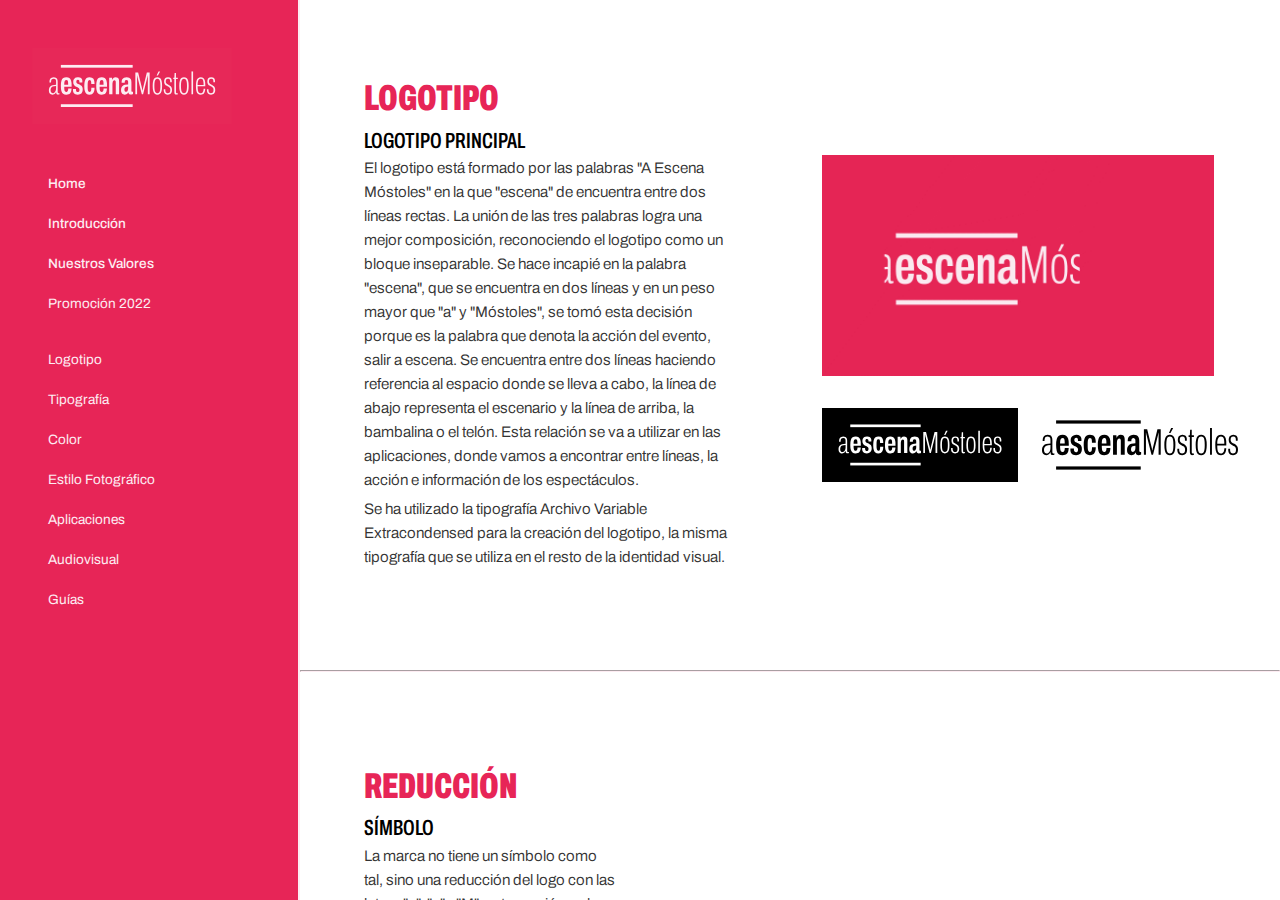
<file: logotipo.html>
<!DOCTYPE html>
<html class="no-js" lang="es">

<head>
    <meta charset="utf-8" />
    <meta name="viewport" content="width=device-width, initial-scale=1, user-scalable=no" />
    <meta http-equiv="X-UA-Compatible" content="ie=edge" />
    <meta name="theme-color" content="#fafafa" />

    <title>A Escena Móstoles</title>

    <meta name="description" content="" />
    <link rel="apple-touch-icon" href="./assets/img/icon.png" />
    <link rel="icon" href="./assets/img/favicon.png" />
    <link rel="stylesheet" href="./assets/css/main.css" />
    <link href="./assets/css/main.css.map" />
</head>

<body>
    <div class="container">
        <aside class="menu">

            <header>
                <img src="assets/img/logo_escena.svg" alt="">
            </header>
            <nav>
                <h3></h3>
                <ul>
                    <li class="active"><a href="index.html">Home</a></li>
                    <li class="active"><a href="introduccion.html">Introducción</a></li>
                    <li class="active"><a href="valores.html">Nuestros Valores</a></li>
                    <li><a href="promocion.html">Promoción 2022</a></li>

                </ul>
                <h3></h3>
                <ul>
                    <li><a href="logotipo.html">Logotipo</a></li>
                    <li><a href="basico01.html">Tipografía</a></li>
                    <li><a href="basico04.html">Color</a></li>
                    <li><a href="basico02.html">Estilo Fotográfico</a></li>
                    <li><a href="basico03.html">Aplicaciones</a></li>
                    <li><a href="audiovisual.html">Audiovisual</a></li>
                    <li><a href="guias.html">Guías</a></li>
                </ul>
            </nav>
        </aside>
        <aside class="menu_mobile hidden">
            <header>
                <img src="assets/img/logo_escena.svg" alt="">
                <span class="fa fa-close"></span>
            </header>
            <nav>
                <h3></h3>
                <ul>
                    <li class="active"><a href="index.html">Home</a></li>
                    <li class="active"><a href="introduccion.html">Introducción</a></li>
                    <li class="active"><a href="valores.html">Nuestros Valores</a></li>
                    <li><a href="promocion.html">Promoción 2022</a></li>

                </ul>
                <h3></h3>
                <ul>
                    <li><a href="logotipo.html">Logotipo</a></li>
                    <li><a href="basico01.html">Tipografía</a></li>
                    <li><a href="basico04.html">Color</a></li>
                    <li><a href="basico02.html">Estilo Fotográfico</a></li>
                    <li><a href="basico03.html">Aplicaciones</a></li>
                    <li><a href="audiovisual.html">Audiovisual</a></li>
                    <li><a href="guias.html">Guías</a></li>
                </ul>
            </nav>
        </aside>
        
        <main>
            <span class="fa fa-bars"></span>

            <section class="basics basics_logo" style="padding-top:5rem; ">
                <div class="logotipo_content">
                    <div>
                    <h2>LOGOTIPO</h2>
                    <h3>LOGOTIPO PRINCIPAL</h3>
                    <p>El logotipo está formado por las palabras "A Escena Móstoles" en la que "escena" de encuentra entre dos líneas rectas. 
                        La unión de las tres palabras logra una mejor composición, reconociendo el logotipo como un bloque inseparable.
                        Se hace incapié en la palabra "escena", que se encuentra en dos líneas y en un peso mayor que "a" y "Móstoles", se tomó esta decisión porque
                        es la palabra que denota la acción del evento, salir a escena. Se encuentra entre dos líneas haciendo referencia al espacio donde se lleva a cabo,
                        la línea de abajo representa el escenario y la línea de arriba, la bambalina o el telón. Esta relación se va a utilizar en las aplicaciones, donde vamos a encontrar
                        entre líneas, la acción e información de los espectáculos. 
                    </p>
                    <p>Se ha utilizado la tipografía Archivo Variable Extracondensed para la creación del logotipo, la misma tipografía que se utiliza en el resto de la identidad visual. </p>
                    </div>
                    <div class="logotipo_content_img">
                        <div class="logotipo">
                            <img src="assets/img/logotipo/Escena.gif" alt=""> 
                            <div class="logotipo_color">
                                <img src="assets/img/logotipo/Escena_Negativo.svg" alt=""> 
                                <img src="assets/img/logotipo/Escena_Positivo.svg" alt=""> 
                            </div>
                        </div>   
                    </div>  
                </div>
            </section>

            <hr>

            <section class="basics basics_logo basics_logo_variaciones">
                <div class="title">
                    <h2>REDUCCIÓN</h2>
                </div>
                <div class="logotipo_content">
                    <div>
                    <h3>SÍMBOLO</h3>
                    <p>La marca no tiene un símbolo como tal, sino una reducción del logo con las letras "a", "e"y "M", esta versión es la que menos se usará, ya que hay que familiarizar al público con la marca completa, es una versión pensada más para contenido audiovisual o promocional en los que coexisten las distintas versiones del logo, permitiendo así una continua relación entre las letras. La reducción del logo se podrá utilizar en merchandising que requiera una reducción muy pequeña del logo como chapas u otros productos promocionales.</p>
                    </div>
                    <div class="logotipo_content_img">
                        <img id ="reducido" src="assets/img/logotipo/reduccion/reduccion_color.svg" alt="">
                        <img id ="reducido" src="assets/img/logotipo/reduccion/reduccion_negativo.svg" alt="">
                        <img id ="reducido" src="assets/img/logotipo/reduccion/reduccion_positivo.svg" alt="">
                    </div>
            </section>

            <hr>
            
            <section class="basics basics_logo">
                <div class="title">
                    <h2>VARIACIONES</h2>
                </div>
                <div class="logotipo_content content_variaciones">
                    <div>
                    <h3>ESPECTÁCULOS</h3>
                    <p>
                        El amplio contenido e información del evento obligaba a buscar una solución para diferenciar las tipologías de los espectáculos. Se tomó la decisión de crear “sellos” que apareciesen en las aplicaciones a modo identificatorio. 
Al tratarse de una variación que busca diferenciar los distintos espectáculos, la línea de arriba es un trazo distinto. Este trazo, trata de ser una marca de identificación a la hora de mostrar los espectáculos. Representando como ondas a la música, como zigzags por movimiento a danza, y como un recorrido al teatro. 
Crear estos símbolos permiten la utilización de ellos en distintos ámbitos informativos, al utilizar la línea de arriba encima de los nombres de obras, un espectador ya concienciado es capaz de percibir rápidamente la tipología de cada espectáculo. Además, cada espectáculo estará diferenciado por un color que explicaremos a continuación.
                    </p>
                    </div>
                    <div class="logotipo_content_sellos">
                        <div class="var_logo">
                            <img src="assets/img/logotipo/variaciones/danza_color.svg" alt="">
                            <img src="assets/img/logotipo/variaciones/danza_pos.svg" alt="">
                        </div>
                        <div class="var_logo">
                            <img src="assets/img/logotipo/variaciones/musica_color.svg" alt="">
                            <img src="assets/img/logotipo/variaciones/musica_pos.svg" alt="">
                        </div>
                        <div class="var_logo">
                            <img src="assets/img/logotipo/variaciones/bosque_color.svg" alt="">
                            <img src="assets/img/logotipo/variaciones/bosque_pos.svg" alt="">
                        </div>
                        <div class="var_logo">
                            <img src="assets/img/logotipo/variaciones/crisol_color.svg" alt="">
                            <img src="assets/img/logotipo/variaciones/crisol_pos.svg" alt="">
                        </div>
                        <div class="var_logo">
                            <img src="assets/img/logotipo/variaciones/vivo_color.svg" alt="">
                            <img src="assets/img/logotipo/variaciones/vivo_pos.svg" alt="">
                        </div>
                    </div>
            </section>

            <div class="button_nav">
                <button>
                    <a class="button_ant" href="promocion.html">
                        
                        <svg xmlns="http://www.w3.org/2000/svg" width="16" height="16" fill="currentColor" class="bi bi-arrow-left" viewBox="0 0 16 16">
                            <path fill-rule="evenodd" d="M15 8a.5.5 0 0 0-.5-.5H2.707l3.147-3.146a.5.5 0 1 0-.708-.708l-4 4a.5.5 0 0 0 0 .708l4 4a.5.5 0 0 0 .708-.708L2.707 8.5H14.5A.5.5 0 0 0 15 8z"/>
                        </svg>
                        <p style="width: 120px;">Promoción 2022</p>
                    </a>
                </button>
                <button>
                    <a class="button_sig" href="basico01.html">
                        <p>Tipografía</p>
                        <svg xmlns="http://www.w3.org/2000/svg" width="16" height="16" fill="currentColor" class="bi bi-arrow-right" viewBox="0 0 16 16">
                            <path fill-rule="evenodd" d="M1 8a.5.5 0 0 1 .5-.5h11.793l-3.147-3.146a.5.5 0 0 1 .708-.708l4 4a.5.5 0 0 1 0 .708l-4 4a.5.5 0 0 1-.708-.708L13.293 8.5H1.5A.5.5 0 0 1 1 8z"/>
                          </svg>
                    </a>
                </button>
            </div>

        </main>
    <script src="./app/main.js"></script>
</body>

</html>
</file>
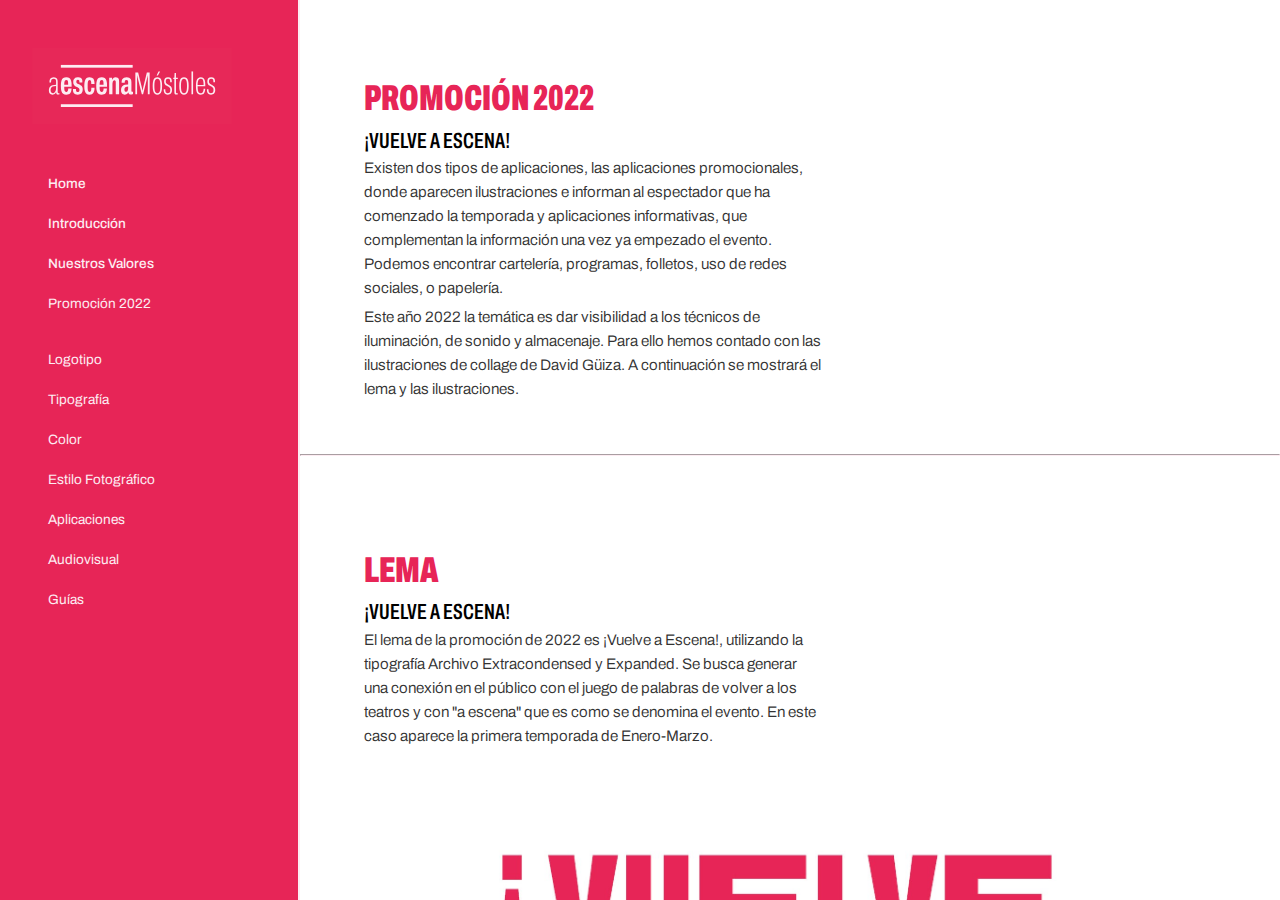
<file: promocion.html>
<!DOCTYPE html>
<html class="no-js" lang="es">

<head>
    <meta charset="utf-8" />
    <meta name="viewport" content="width=device-width, initial-scale=1, user-scalable=no" />
    <meta http-equiv="X-UA-Compatible" content="ie=edge" />
    <meta name="theme-color" content="#fafafa" />

    <title>A Escena Móstoles</title>

    <meta name="description" content="" />
    <link rel="apple-touch-icon" href="./assets/img/icon.png" />
    <link rel="icon" href="./assets/img/favicon.png" />
    <link rel="stylesheet" href="./assets/css/main.css" />
    <link href="./assets/css/main.css.map" />
</head>

<body>
    <div class="container">
        <aside class="menu">

            <header>
                <img src="assets/img/logo_escena.svg" alt="">
            </header>
            <nav>
                <h3></h3>
                <ul>
                    <li class="active"><a href="index.html">Home</a></li>
                    <li class="active"><a href="introduccion.html">Introducción</a></li>
                    <li class="active"><a href="valores.html">Nuestros Valores</a></li>
                    <li><a href="promocion.html">Promoción 2022</a></li>
                    
                </ul>
                <h3></h3>
                <ul>
                    <li><a href="logotipo.html">Logotipo</a></li>
                    <li><a href="basico01.html">Tipografía</a></li>
                    <li><a href="basico04.html">Color</a></li>
                    <li><a href="basico02.html">Estilo Fotográfico</a></li>
                    <li><a href="basico03.html">Aplicaciones</a></li>
                    <li><a href="audiovisual.html">Audiovisual</a></li>
                    <li><a href="guias.html">Guías</a></li>
                </ul>
            </nav>
        </aside>

        <aside class="menu_mobile hidden">
            <header>
                <img src="assets/img/logo_escena.svg" alt="">
                <span class="fa fa-close"></span>
            </header>
            <nav>
                <h3></h3>
                <ul>
                    <li class="active"><a href="index.html">Home</a></li>
                    <li class="active"><a href="introduccion.html">Introducción</a></li>
                    <li class="active"><a href="valores.html">Nuestros Valores</a></li>
                    <li><a href="promocion.html">Promoción 2022</a></li>

                </ul>
                <h3></h3>
                <ul>
                    <li><a href="logotipo.html">Logotipo</a></li>
                    <li><a href="basico01.html">Tipografía</a></li>
                    <li><a href="basico04.html">Color</a></li>
                    <li><a href="basico02.html">Estilo Fotográfico</a></li>
                    <li><a href="basico03.html">Aplicaciones</a></li>
                    <li><a href="audiovisual.html">Audiovisual</a></li>
                    <li><a href="guias.html">Guías</a></li>
                </ul>
            </nav>
        </aside>
        
        <main>
            <span class="fa fa-bars"></span>

            <section class="section_start">
                <h2>PROMOCIÓN 2022</h2>
                <h3>¡VUELVE A ESCENA!</h3>

                <p>Existen dos tipos de aplicaciones, las aplicaciones promocionales, donde aparecen ilustraciones e informan al espectador que ha comenzado la temporada y aplicaciones informativas, que complementan la información
                    una vez ya empezado el evento. Podemos encontrar cartelería, programas, folletos, uso de redes sociales, o papelería.
                </p>
                <p>Este año 2022 la temática es dar visibilidad a los técnicos de iluminación, de sonido y almacenaje. Para ello hemos contado con las ilustraciones de collage de David Güiza. A continuación se mostrará el lema y las ilustraciones.
                </p>

            </section>

            <hr>

            <section class="basics basics_aplicaciones">
                <div class="title">
                    <h2>LEMA</h2>
                </div>
                <div class="carteles_content ">
                    <h3>¡VUELVE A ESCENA!</h3>
                    <p>El lema de la promoción de 2022 es ¡Vuelve a Escena!, utilizando la tipografía Archivo Extracondensed y Expanded. Se busca generar una conexión en el público con el juego de palabras de volver a los teatros y con "a escena" que es como se denomina el evento. En este caso aparece la primera temporada de Enero-Marzo. </p>
                    <div class="carteles_content_img">
                        <img src="assets/img/promo/lema.jpg" alt=""> 
                    </div>
            </section>

            <hr>

            <section class="basics basics_aplicaciones">
                <div class="title">
                    <h2>ILUSTRACIONES</h2>
                </div>
                <div class="carteles_content ">
                    <h3>COLLAGE DAVID GÜIZA</h3>
                    <p>Las piezas presentadas para la promoción de este año son del ilustrador David Güiza, especializado en collage. En este caso se quería dar visibilidad a la diversidad, y para ello, jugando con la temática de dar voz a los trabajadores del teatro, Las ilustraciones son representaciones figurativas que
simbolizan la parte más oculta de la obra teatral por la
que se forma y se sustenta.</p>
                    <div class="carteles_content_img">
                        <img src="assets/img/promo/illust.png" alt=""> 
                    </div>
            </section>

            <hr>

            <section class="basics basics_aplicaciones">
                <div class="title">
                    <h2>CARTELERÍA</h2>
                </div>
                <div class="carteles_content ">
                    <h3>MUPI PROMOCIONALES</h3>
                    <p>A continuación, los carteles promocionales para comunicar el inicio del evento.Los carteles aparecerán en la ciudad de Móstoles, tanto en los alrededores del teatro como en el metro y otros lugares de tránsito.</p>
                    <div class="carteles_content_img">
                        <img src="assets/img/promo/subway_mockup.jpg" alt=""> 
                    </div>
                    <div class="carteles_content_img">
                        <img src="assets/img/promo/horizontal_mockup.jpg" alt=""> 
                    </div> 
                </div>
            </section>
           

            <hr>

            <section class="basics basics_aplicaciones">
                <div class="title">
                    <h2>MERCHANDISING</h2>
                </div>
                <div class="carteles_content ">
                    <h3>TOTEBAG</h3>
                    <p>La campaña promocional vendrá acompañada de artículos promocionales que se repartirán en la inaguración del evento.
                    </p>
                    <div class="papeleria_content_img">
                        <div class="papeleria_img_02">
                            <img src="assets/img/promo/totebag.jpg">   
                        </div> 
                    </div>
                </div>
                <div class="carteles_content ">
                    <h3>PINES</h3>
                    <div class="papeleria_content_img">
                        <div class="papeleria_img_02">
                            <img src="assets/img/promo/pines.jpg"> 
                        </div> 
                    </div>
                </div>
                <div class="carteles_content ">
                    <h3>PEGATINAS</h3>
                    <div class="papeleria_content_img">
                        <div class="papeleria_img_02">
                            <img src="assets/img/promo/stickers.jpg"> 
                        </div> 
                    </div>
                </div>
            </section>

            <div class="button_nav">
                <button>
                    <a class="button_ant" href="valores.html">
                        
                        <svg xmlns="http://www.w3.org/2000/svg" width="16" height="16" fill="currentColor" class="bi bi-arrow-left" viewBox="0 0 16 16">
                            <path fill-rule="evenodd" d="M15 8a.5.5 0 0 0-.5-.5H2.707l3.147-3.146a.5.5 0 1 0-.708-.708l-4 4a.5.5 0 0 0 0 .708l4 4a.5.5 0 0 0 .708-.708L2.707 8.5H14.5A.5.5 0 0 0 15 8z"/>
                        </svg>
                        <p>Valores</p>
                    </a>
                </button>
                <button>
                    <a class="button_sig" href="logotipo.html">
                        <p>Logotipo</p>
                        <svg xmlns="http://www.w3.org/2000/svg" width="16" height="16" fill="currentColor" class="bi bi-arrow-right" viewBox="0 0 16 16">
                            <path fill-rule="evenodd" d="M1 8a.5.5 0 0 1 .5-.5h11.793l-3.147-3.146a.5.5 0 0 1 .708-.708l4 4a.5.5 0 0 1 0 .708l-4 4a.5.5 0 0 1-.708-.708L13.293 8.5H1.5A.5.5 0 0 1 1 8z"/>
                          </svg>
                    </a>
                </button>
            </div>
            
        </main>
    </div>
    <script src="./app/main.js"></script>
</body>

</html>
</file>
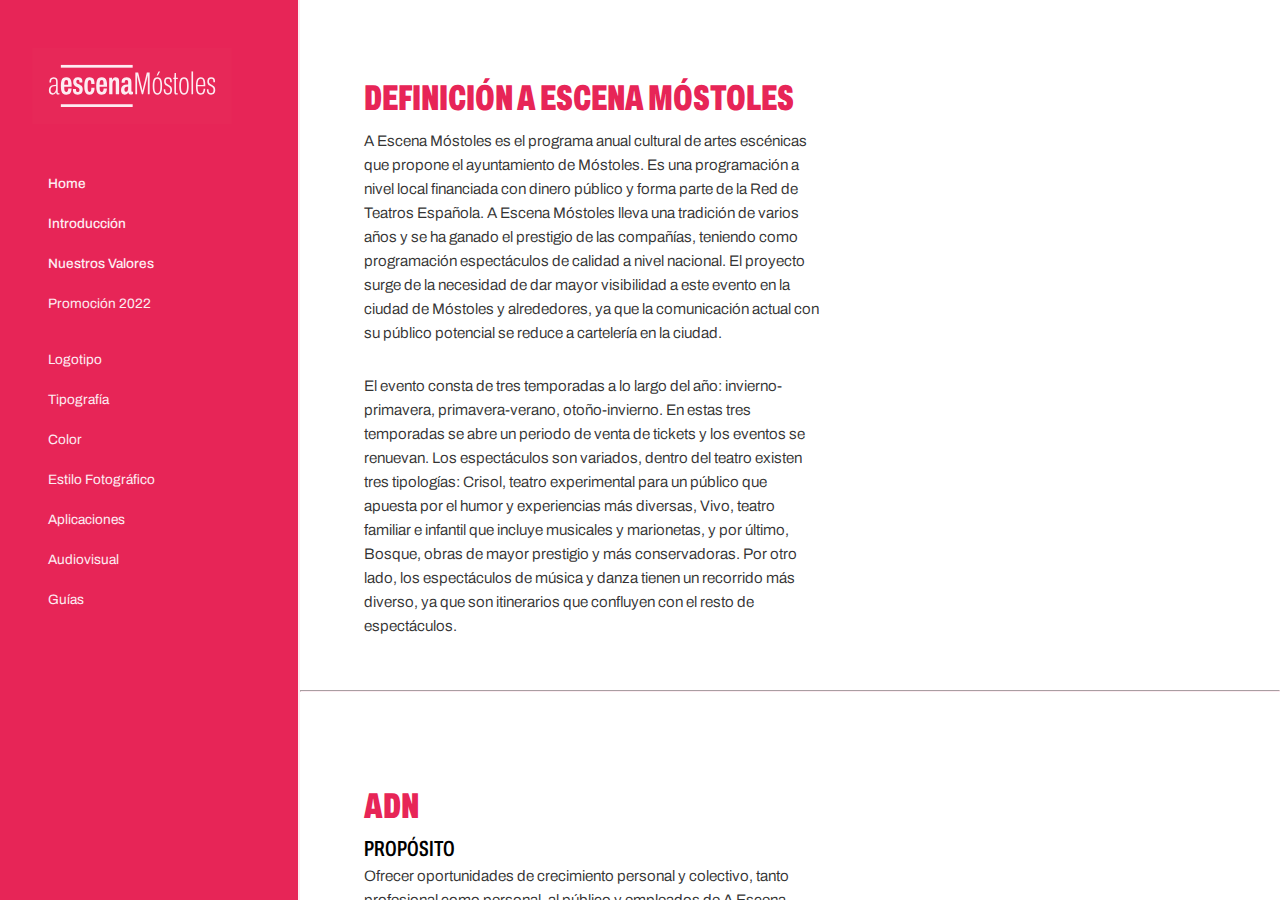
<file: valores.html>
<!DOCTYPE html>
<html class="no-js" lang="es">

<head>
    <meta charset="utf-8" />
    <meta name="viewport" content="width=device-width, initial-scale=1, user-scalable=no" />
    <meta http-equiv="X-UA-Compatible" content="ie=edge" />
    <meta name="theme-color" content="#fafafa" />

    <title>A Escena Móstoles</title>

    <meta name="description" content="" />
    <link rel="apple-touch-icon" href="./assets/img/icon.png" />
    <link rel="icon" href="./assets/img/favicon.png" />
    <link rel="stylesheet" href="./assets/css/main.css" />
    <link href="./assets/css/main.css.map" />
</head>

<body>
    <div class="container">
        <aside class="menu">

            <header>
                <img src="assets/img/logo_escena.svg" alt="">
            </header>
            <nav>
                <h3></h3>
                <ul>
                    <li class="active"><a href="index.html">Home</a></li>
                    <li class="active"><a href="introduccion.html">Introducción</a></li>
                    <li class="active"><a href="valores.html">Nuestros Valores</a></li>
                    <li><a href="promocion.html">Promoción 2022</a></li>

                </ul>
                <h3></h3>
                <ul>
                    <li><a href="logotipo.html">Logotipo</a></li>
                    <li><a href="basico01.html">Tipografía</a></li>
                    <li><a href="basico04.html">Color</a></li>
                    <li><a href="basico02.html">Estilo Fotográfico</a></li>
                    <li><a href="basico03.html">Aplicaciones</a></li>
                    <li><a href="audiovisual.html">Audiovisual</a></li>
                    <li><a href="guias.html">Guías</a></li>
                </ul>
            </nav>
        </aside>
        <aside class="menu_mobile hidden">
            <header>
                <img src="assets/img/logo_escena.svg" alt="">
                <span class="fa fa-close"></span>
            </header>
            <nav>
                <h3></h3>
                <ul>
                    <li class="active"><a href="index.html">Home</a></li>
                    <li class="active"><a href="introduccion.html">Introducción</a></li>
                    <li class="active"><a href="valores.html">Nuestros Valores</a></li>
                    <li><a href="promocion.html">Promoción 2022</a></li>

                </ul>
                <h3></h3>
                <ul>
                    <li><a href="logotipo.html">Logotipo</a></li>
                    <li><a href="basico01.html">Tipografía</a></li>
                    <li><a href="basico04.html">Color</a></li>
                    <li><a href="basico02.html">Estilo Fotográfico</a></li>
                    <li><a href="basico03.html">Aplicaciones</a></li>
                    <li><a href="audiovisual.html">Audiovisual</a></li>
                    <li><a href="guias.html">Guías</a></li>
                </ul>
            </nav>
        </aside>
        
        <main>
            <span class="fa fa-bars"></span>

            <section class="section_start">
                <div class="valores_def">
                    <div class="valores_text">
                        <h2>DEFINICIÓN A ESCENA MÓSTOLES</h2>

                        <p> A Escena Móstoles es el programa anual cultural de artes escénicas que propone el ayuntamiento de Móstoles. 
                            Es una programación a nivel local financiada con dinero público y forma parte de la Red de Teatros Española. A Escena Móstoles 
                            lleva una tradición de varios años y se ha ganado el prestigio de las compañías, teniendo como programación espectáculos de calidad a nivel nacional.
                            El proyecto surge de la necesidad de dar mayor visibilidad a este evento en la ciudad de Móstoles y alrededores, ya que la comunicación actual con su 
                            público potencial se reduce a cartelería en la ciudad.</p>
                            <br> 
                        <p>
                            El evento consta de tres temporadas a lo largo del año: invierno-primavera, primavera-verano, otoño-invierno. En estas tres temporadas se abre un periodo de venta de tickets
                            y los eventos se renuevan. Los espectáculos son variados, dentro del teatro existen tres tipologías: Crisol, teatro experimental para un público que apuesta por el humor y experiencias más diversas,
                            Vivo, teatro familiar e infantil que incluye musicales y marionetas, y por último, Bosque, obras de mayor prestigio y más conservadoras. Por otro lado, los espectáculos de música y danza tienen un recorrido
                            más diverso, ya que son itinerarios que confluyen con el resto de espectáculos. 
                        </p>

                </div>
            </section>
            
            <hr>


            <section class="basics valores">
                <div class="title">
                    <h2>ADN</h2>
                </div>
                <div class="valores_content">

                    <h3>PROPÓSITO</h3>
                    <p>Ofrecer oportunidades de crecimiento personal y colectivo, tanto profesional como personal, al público y empleados de A Escena Móstoles,
                        protegiendo y poniendo en valor las artes escénicas. Creando una comunidad cultural en torno al evento.</p>
                    
                    <br>

                    <h3>PERSONALIDAD</h3>
                    <p> Es una prioridad dar importancia al lugar donde se realiza este evento, Móstoles, ya que la propia identidad de la ciudad nos ayuda
                        a darle la personalidad a este evento. Móstoles es una ciudad diversa, una ciudad que creció exponencialmente en 20 años durante el siglo XX. 
                        Ha sido una ciudad que se ha construido poco a poco y finalmente ha generado una identidad abierta e inclusiva. A Escena Móstoles quiere convertirse
                        en una comunidad cultural en la que el público sientan confianza y seguridad y puedan desarrollarse y participar en los eventos. Deben sentirse en un refugio, 
                        en un espacio acogedor. Una personalidad abierta, inclusiva y acogedora, colaboradora, donde hay cabida para todo tipo de personas. 
                    </p>
                    
                    <br>

                    <h3>VOZ/EXPRESIÓN</h3>
                    <p>La voz y expresión de A Escena Móstoles deberá ser cercana, cálida y dinámica. Mostrándose como un lugar acogedor donde se recibe a todo el mundo.
                       
                    <p>Cercana: implica ser una voz amable, comprometida, participativa. Para ser cercano se trabajará
                        en la creación de una identidad visual que priorice estos valores.</p>
                        
                    <p>Cálida: Acogedora, sencilla de comprender, transparente. Pedagógica.</p>
                        
                    <p>Dinámica: Accesible, flexible, frescura.</p> 
                    
                        

                    <br>

                    <h3>ATRIBUTOS DIFERENCIALES</h3>
                    <p> Acoger a todos, calidad e inclusividad.
                    </p>
                </div>
            </section>
            
            <hr>

            <section class="basics valores">
                <div class="title">
                    <h2>MISIÓN/VISIÓN Y VALORES</h2>
                </div>
                <div class="valores_content">

                    <h3>MISIÓN</h3>
                    <p> Poner en valor las artes escénicas y su importancia. Alentar al público a volver a eventos presenciales y ayudar a este sector tan dañado por
                        la pandemia.</p>
                    <p>Mejorar la comunicación con los espectadores y con el público potencial, crear una comunidad cultural a través de la creación de un espacio
                        seguro y abierto. 
                    </p>

                    <br>


                    <h3>VISIÓN</h3>
                    <p> Aumentar la venta de entradas gracias a la difusión. Convertirnos en un referente cultural conocido por su carácter amable y abierto. </p>

                    <p> Ser un referente en la gráfica y comunicación a nivel local de este tipo de eventos.</p>


                    <br>
                    
                    <h3>Valores</h3>
                    <p> Abierto. Moderno. Inclusivo. Acogedor.   </p>
                </div>
            </section>

            <div class="button_nav">
                <button>
                    <a class="button_ant" href="introduccion.html">
                        
                        <svg xmlns="http://www.w3.org/2000/svg" width="16" height="16" fill="currentColor" class="bi bi-arrow-left" viewBox="0 0 16 16">
                            <path fill-rule="evenodd" d="M15 8a.5.5 0 0 0-.5-.5H2.707l3.147-3.146a.5.5 0 1 0-.708-.708l-4 4a.5.5 0 0 0 0 .708l4 4a.5.5 0 0 0 .708-.708L2.707 8.5H14.5A.5.5 0 0 0 15 8z"/>
                        </svg>
                        <p>Introducción</p>
                    </a>
                </button>
                <button>
                    <a class="button_sig" href="promocion.html">
                        <p style="width: 120px;">Promoción 2022</p>
                        <svg xmlns="http://www.w3.org/2000/svg" width="16" height="16" fill="currentColor" class="bi bi-arrow-right" viewBox="0 0 16 16">
                            <path fill-rule="evenodd" d="M1 8a.5.5 0 0 1 .5-.5h11.793l-3.147-3.146a.5.5 0 0 1 .708-.708l4 4a.5.5 0 0 1 0 .708l-4 4a.5.5 0 0 1-.708-.708L13.293 8.5H1.5A.5.5 0 0 1 1 8z"/>
                          </svg>
                    </a>
                </button>
            </div>
        </main>
    </div>
    <script src="./app/main.js"></script>
</body>

</html>
</file>
<file: assets/css/main.css>
@charset "UTF-8";
*,
*::before,
*::after {
  -webkit-box-sizing: border-box;
          box-sizing: border-box;
}

html {
  font-family: sans-serif;
  line-height: 1.15;
  -webkit-text-size-adjust: 100%;
  -ms-text-size-adjust: 100%;
  -ms-overflow-style: scrollbar;
  -webkit-tap-highlight-color: rgba(0, 0, 0, 0);
}

@-ms-viewport {
  width: device-width;
}

article, aside, dialog, figcaption, figure, footer, header, hgroup, main, nav, section {
  display: block;
}

body {
  margin: 0;
  font-family: "Archivo", "Helvetica", Arial, sans_serif;
  font-size: 16px;
  font-weight: normal;
  line-height: 1.4;
  color: #333;
  text-align: left;
  background-color: #fff;
}

[tabindex="-1"]:focus {
  outline: 0 !important;
}

hr {
  -webkit-box-sizing: content-box;
          box-sizing: content-box;
  height: 0;
  overflow: visible;
}

h1, h2, h3, h4, h5, h6 {
  margin-top: 0;
  margin-bottom: 1em;
}

p {
  margin-top: 0;
  margin-bottom: 1em;
}

abbr[title],
abbr[data-original-title] {
  text-decoration: underline;
  -webkit-text-decoration: underline dotted;
          text-decoration: underline dotted;
  cursor: help;
  border-bottom: 0;
}

address {
  margin-bottom: 1rem;
  font-style: normal;
  line-height: inherit;
}

ol,
ul,
dl {
  margin-top: 0;
  margin-bottom: 1rem;
}

ol ol,
ul ul,
ol ul,
ul ol {
  margin-bottom: 0;
}

dt {
  font-weight: bold;
}

dd {
  margin-bottom: .5rem;
  margin-left: 0;
}

blockquote {
  margin: 0 0 1rem;
}

dfn {
  font-style: italic;
}

b,
strong {
  font-weight: bolder;
}

small {
  font-size: 80%;
}

sub,
sup {
  position: relative;
  font-size: 75%;
  line-height: 0;
  vertical-align: baseline;
}

sub {
  bottom: -.25em;
}

sup {
  top: -.5em;
}

a {
  color: #345c8d;
  text-decoration: none;
  background-color: transparent;
  -webkit-text-decoration-skip: objects;
}

a:hover {
  color: #264468;
  text-decoration: none;
}

a:not([href]):not([tabindex]) {
  color: inherit;
  text-decoration: none;
}

a:not([href]):not([tabindex]):hover:focus {
  color: inherit;
  text-decoration: none;
}

a:not([href]):not([tabindex]):focus {
  outline: 0;
}

pre,
code,
kbd,
samp {
  font-family: monospace, monospace;
  font-size: 1em;
}

pre {
  margin-top: 0;
  margin-bottom: 1rem;
  overflow: auto;
  -ms-overflow-style: scrollbar;
}

figure {
  margin: 0 0 1rem;
}

img {
  vertical-align: middle;
  border-style: none;
}

svg:not(:root) {
  overflow: hidden;
}

a,
area,
button,
[role="button"],
input:not([type="range"]),
label,
select,
summary,
textarea {
  -ms-touch-action: manipulation;
      touch-action: manipulation;
}

table {
  border-collapse: collapse;
}

caption {
  padding-top: 0.5em;
  padding-bottom: 0.5em;
  color: #595959;
  text-align: left;
  caption-side: bottom;
}

th {
  text-align: inherit;
}

label {
  display: inline-block;
  margin-bottom: .5rem;
}

button {
  border-radius: 0;
}

button:focus {
  outline: 1px dotted;
  outline: 5px auto -webkit-focus-ring-color;
}

input,
button,
select,
optgroup,
textarea {
  margin: 0;
  font-family: inherit;
  font-size: inherit;
  line-height: inherit;
}

button,
input {
  overflow: visible;
}

button,
select {
  text-transform: none;
}

button,
html [type="button"],
[type="reset"],
[type="submit"] {
  -webkit-appearance: button;
}

button::-moz-focus-inner,
[type="button"]::-moz-focus-inner,
[type="reset"]::-moz-focus-inner,
[type="submit"]::-moz-focus-inner {
  padding: 0;
  border-style: none;
}

input[type="radio"],
input[type="checkbox"] {
  -webkit-box-sizing: border-box;
          box-sizing: border-box;
  padding: 0;
}

input[type="date"],
input[type="time"],
input[type="datetime-local"],
input[type="month"] {
  -webkit-appearance: listbox;
}

textarea {
  overflow: auto;
  resize: vertical;
}

fieldset {
  min-width: 0;
  padding: 0;
  margin: 0;
  border: 0;
}

legend {
  display: block;
  width: 100%;
  max-width: 100%;
  padding: 0;
  margin-bottom: .5rem;
  font-size: 1.5rem;
  line-height: inherit;
  color: inherit;
  white-space: normal;
}

progress {
  vertical-align: baseline;
}

[type="number"]::-webkit-inner-spin-button,
[type="number"]::-webkit-outer-spin-button {
  height: auto;
}

[type="search"] {
  outline-offset: -2px;
  -webkit-appearance: none;
}

[type="search"]::-webkit-search-cancel-button,
[type="search"]::-webkit-search-decoration {
  -webkit-appearance: none;
}

::-webkit-file-upload-button {
  font: inherit;
  -webkit-appearance: button;
}

output {
  display: inline-block;
}

summary {
  display: list-item;
}

template {
  display: none;
}

[hidden] {
  display: none !important;
}

/*!
 *  Font Awesome 4.7.0 by @davegandy - http://fontawesome.io - @fontawesome
 *  License - http://fontawesome.io/license (Font: SIL OFL 1.1, CSS: MIT License)
 */
/* FONT PATH
 * -------------------------- */
@font-face {
  font-family: 'FontAwesome';
  src: url("../fonts/font-awesome/fontawesome-webfont.eot?v=4.7.0");
  src: url("../fonts/font-awesome/fontawesome-webfont.eot?#iefix&v=4.7.0") format("embedded-opentype"), url("../fonts/font-awesome/fontawesome-webfont.woff2?v=4.7.0") format("woff2"), url("../fonts/font-awesome/fontawesome-webfont.woff?v=4.7.0") format("woff"), url("../fonts/font-awesome/fontawesome-webfont.ttf?v=4.7.0") format("truetype"), url("../fonts/font-awesome/fontawesome-webfont.svg?v=4.7.0#fontawesomeregular") format("svg");
  font-weight: normal;
  font-style: normal;
}

.fa {
  display: inline-block;
  font: normal normal normal 14px/1 FontAwesome;
  font-size: inherit;
  text-rendering: auto;
  -webkit-font-smoothing: antialiased;
  -moz-osx-font-smoothing: grayscale;
}

/* makes the font 33% larger relative to the icon container */
.fa-lg {
  font-size: 1.33333em;
  line-height: 0.75em;
  vertical-align: -15%;
}

.fa-2x {
  font-size: 2em;
}

.fa-3x {
  font-size: 3em;
}

.fa-4x {
  font-size: 4em;
}

.fa-5x {
  font-size: 5em;
}

.fa-fw {
  width: 1.28571em;
  text-align: center;
}

.fa-ul {
  padding-left: 0;
  margin-left: 2.14286em;
  list-style-type: none;
}

.fa-ul > li {
  position: relative;
}

.fa-li {
  position: absolute;
  left: -2.14286em;
  width: 2.14286em;
  top: 0.14286em;
  text-align: center;
}

.fa-li.fa-lg {
  left: -1.85714em;
}

.fa-border {
  padding: .2em .25em .15em;
  border: solid 0.08em #eee;
  border-radius: .1em;
}

.fa-pull-left {
  float: left;
}

.fa-pull-right {
  float: right;
}

.fa.fa-pull-left {
  margin-right: .3em;
}

.fa.fa-pull-right {
  margin-left: .3em;
}

/* Deprecated as of 4.4.0 */
.pull-right {
  float: right;
}

.pull-left {
  float: left;
}

.fa.pull-left {
  margin-right: .3em;
}

.fa.pull-right {
  margin-left: .3em;
}

.fa-spin {
  -webkit-animation: fa-spin 2s infinite linear;
  animation: fa-spin 2s infinite linear;
}

.fa-pulse {
  -webkit-animation: fa-spin 1s infinite steps(8);
  animation: fa-spin 1s infinite steps(8);
}

@-webkit-keyframes fa-spin {
  0% {
    -webkit-transform: rotate(0deg);
    transform: rotate(0deg);
  }
  100% {
    -webkit-transform: rotate(359deg);
    transform: rotate(359deg);
  }
}

@keyframes fa-spin {
  0% {
    -webkit-transform: rotate(0deg);
    transform: rotate(0deg);
  }
  100% {
    -webkit-transform: rotate(359deg);
    transform: rotate(359deg);
  }
}

.fa-rotate-90 {
  -ms-filter: "progid:DXImageTransform.Microsoft.BasicImage(rotation=1)";
  -webkit-transform: rotate(90deg);
  transform: rotate(90deg);
}

.fa-rotate-180 {
  -ms-filter: "progid:DXImageTransform.Microsoft.BasicImage(rotation=2)";
  -webkit-transform: rotate(180deg);
  transform: rotate(180deg);
}

.fa-rotate-270 {
  -ms-filter: "progid:DXImageTransform.Microsoft.BasicImage(rotation=3)";
  -webkit-transform: rotate(270deg);
  transform: rotate(270deg);
}

.fa-flip-horizontal {
  -ms-filter: "progid:DXImageTransform.Microsoft.BasicImage(rotation=0, mirror=1)";
  -webkit-transform: scale(-1, 1);
  transform: scale(-1, 1);
}

.fa-flip-vertical {
  -ms-filter: "progid:DXImageTransform.Microsoft.BasicImage(rotation=2, mirror=1)";
  -webkit-transform: scale(1, -1);
  transform: scale(1, -1);
}

:root .fa-rotate-90,
:root .fa-rotate-180,
:root .fa-rotate-270,
:root .fa-flip-horizontal,
:root .fa-flip-vertical {
  -webkit-filter: none;
          filter: none;
}

.fa-stack {
  position: relative;
  display: inline-block;
  width: 2em;
  height: 2em;
  line-height: 2em;
  vertical-align: middle;
}

.fa-stack-1x, .fa-stack-2x {
  position: absolute;
  left: 0;
  width: 100%;
  text-align: center;
}

.fa-stack-1x {
  line-height: inherit;
}

.fa-stack-2x {
  font-size: 2em;
}

.fa-inverse {
  color: #fff;
}

/* Font Awesome uses the Unicode Private Use Area (PUA) to ensure screen
   readers do not read off random characters that represent icons */
.fa-glass:before {
  content: "";
}

.fa-music:before {
  content: "";
}

.fa-search:before {
  content: "";
}

.fa-envelope-o:before {
  content: "";
}

.fa-heart:before {
  content: "";
}

.fa-star:before {
  content: "";
}

.fa-star-o:before {
  content: "";
}

.fa-user:before {
  content: "";
}

.fa-film:before {
  content: "";
}

.fa-th-large:before {
  content: "";
}

.fa-th:before {
  content: "";
}

.fa-th-list:before {
  content: "";
}

.fa-check:before {
  content: "";
}

.fa-remove:before,
.fa-close:before,
.fa-times:before {
  content: "";
}

.fa-search-plus:before {
  content: "";
}

.fa-search-minus:before {
  content: "";
}

.fa-power-off:before {
  content: "";
}

.fa-signal:before {
  content: "";
}

.fa-gear:before,
.fa-cog:before {
  content: "";
}

.fa-trash-o:before {
  content: "";
}

.fa-home:before {
  content: "";
}

.fa-file-o:before {
  content: "";
}

.fa-clock-o:before {
  content: "";
}

.fa-road:before {
  content: "";
}

.fa-download:before {
  content: "";
}

.fa-arrow-circle-o-down:before {
  content: "";
}

.fa-arrow-circle-o-up:before {
  content: "";
}

.fa-inbox:before {
  content: "";
}

.fa-play-circle-o:before {
  content: "";
}

.fa-rotate-right:before,
.fa-repeat:before {
  content: "";
}

.fa-refresh:before {
  content: "";
}

.fa-list-alt:before {
  content: "";
}

.fa-lock:before {
  content: "";
}

.fa-flag:before {
  content: "";
}

.fa-headphones:before {
  content: "";
}

.fa-volume-off:before {
  content: "";
}

.fa-volume-down:before {
  content: "";
}

.fa-volume-up:before {
  content: "";
}

.fa-qrcode:before {
  content: "";
}

.fa-barcode:before {
  content: "";
}

.fa-tag:before {
  content: "";
}

.fa-tags:before {
  content: "";
}

.fa-book:before {
  content: "";
}

.fa-bookmark:before {
  content: "";
}

.fa-print:before {
  content: "";
}

.fa-camera:before {
  content: "";
}

.fa-font:before {
  content: "";
}

.fa-bold:before {
  content: "";
}

.fa-italic:before {
  content: "";
}

.fa-text-height:before {
  content: "";
}

.fa-text-width:before {
  content: "";
}

.fa-align-left:before {
  content: "";
}

.fa-align-center:before {
  content: "";
}

.fa-align-right:before {
  content: "";
}

.fa-align-justify:before {
  content: "";
}

.fa-list:before {
  content: "";
}

.fa-dedent:before,
.fa-outdent:before {
  content: "";
}

.fa-indent:before {
  content: "";
}

.fa-video-camera:before {
  content: "";
}

.fa-photo:before,
.fa-image:before,
.fa-picture-o:before {
  content: "";
}

.fa-pencil:before {
  content: "";
}

.fa-map-marker:before {
  content: "";
}

.fa-adjust:before {
  content: "";
}

.fa-tint:before {
  content: "";
}

.fa-edit:before,
.fa-pencil-square-o:before {
  content: "";
}

.fa-share-square-o:before {
  content: "";
}

.fa-check-square-o:before {
  content: "";
}

.fa-arrows:before {
  content: "";
}

.fa-step-backward:before {
  content: "";
}

.fa-fast-backward:before {
  content: "";
}

.fa-backward:before {
  content: "";
}

.fa-play:before {
  content: "";
}

.fa-pause:before {
  content: "";
}

.fa-stop:before {
  content: "";
}

.fa-forward:before {
  content: "";
}

.fa-fast-forward:before {
  content: "";
}

.fa-step-forward:before {
  content: "";
}

.fa-eject:before {
  content: "";
}

.fa-chevron-left:before {
  content: "";
}

.fa-chevron-right:before {
  content: "";
}

.fa-plus-circle:before {
  content: "";
}

.fa-minus-circle:before {
  content: "";
}

.fa-times-circle:before {
  content: "";
}

.fa-check-circle:before {
  content: "";
}

.fa-question-circle:before {
  content: "";
}

.fa-info-circle:before {
  content: "";
}

.fa-crosshairs:before {
  content: "";
}

.fa-times-circle-o:before {
  content: "";
}

.fa-check-circle-o:before {
  content: "";
}

.fa-ban:before {
  content: "";
}

.fa-arrow-left:before {
  content: "";
}

.fa-arrow-right:before {
  content: "";
}

.fa-arrow-up:before {
  content: "";
}

.fa-arrow-down:before {
  content: "";
}

.fa-mail-forward:before,
.fa-share:before {
  content: "";
}

.fa-expand:before {
  content: "";
}

.fa-compress:before {
  content: "";
}

.fa-plus:before {
  content: "";
}

.fa-minus:before {
  content: "";
}

.fa-asterisk:before {
  content: "";
}

.fa-exclamation-circle:before {
  content: "";
}

.fa-gift:before {
  content: "";
}

.fa-leaf:before {
  content: "";
}

.fa-fire:before {
  content: "";
}

.fa-eye:before {
  content: "";
}

.fa-eye-slash:before {
  content: "";
}

.fa-warning:before,
.fa-exclamation-triangle:before {
  content: "";
}

.fa-plane:before {
  content: "";
}

.fa-calendar:before {
  content: "";
}

.fa-random:before {
  content: "";
}

.fa-comment:before {
  content: "";
}

.fa-magnet:before {
  content: "";
}

.fa-chevron-up:before {
  content: "";
}

.fa-chevron-down:before {
  content: "";
}

.fa-retweet:before {
  content: "";
}

.fa-shopping-cart:before {
  content: "";
}

.fa-folder:before {
  content: "";
}

.fa-folder-open:before {
  content: "";
}

.fa-arrows-v:before {
  content: "";
}

.fa-arrows-h:before {
  content: "";
}

.fa-bar-chart-o:before,
.fa-bar-chart:before {
  content: "";
}

.fa-twitter-square:before {
  content: "";
}

.fa-facebook-square:before {
  content: "";
}

.fa-camera-retro:before {
  content: "";
}

.fa-key:before {
  content: "";
}

.fa-gears:before,
.fa-cogs:before {
  content: "";
}

.fa-comments:before {
  content: "";
}

.fa-thumbs-o-up:before {
  content: "";
}

.fa-thumbs-o-down:before {
  content: "";
}

.fa-star-half:before {
  content: "";
}

.fa-heart-o:before {
  content: "";
}

.fa-sign-out:before {
  content: "";
}

.fa-linkedin-square:before {
  content: "";
}

.fa-thumb-tack:before {
  content: "";
}

.fa-external-link:before {
  content: "";
}

.fa-sign-in:before {
  content: "";
}

.fa-trophy:before {
  content: "";
}

.fa-github-square:before {
  content: "";
}

.fa-upload:before {
  content: "";
}

.fa-lemon-o:before {
  content: "";
}

.fa-phone:before {
  content: "";
}

.fa-square-o:before {
  content: "";
}

.fa-bookmark-o:before {
  content: "";
}

.fa-phone-square:before {
  content: "";
}

.fa-twitter:before {
  content: "";
}

.fa-facebook-f:before,
.fa-facebook:before {
  content: "";
}

.fa-github:before {
  content: "";
}

.fa-unlock:before {
  content: "";
}

.fa-credit-card:before {
  content: "";
}

.fa-feed:before,
.fa-rss:before {
  content: "";
}

.fa-hdd-o:before {
  content: "";
}

.fa-bullhorn:before {
  content: "";
}

.fa-bell:before {
  content: "";
}

.fa-certificate:before {
  content: "";
}

.fa-hand-o-right:before {
  content: "";
}

.fa-hand-o-left:before {
  content: "";
}

.fa-hand-o-up:before {
  content: "";
}

.fa-hand-o-down:before {
  content: "";
}

.fa-arrow-circle-left:before {
  content: "";
}

.fa-arrow-circle-right:before {
  content: "";
}

.fa-arrow-circle-up:before {
  content: "";
}

.fa-arrow-circle-down:before {
  content: "";
}

.fa-globe:before {
  content: "";
}

.fa-wrench:before {
  content: "";
}

.fa-tasks:before {
  content: "";
}

.fa-filter:before {
  content: "";
}

.fa-briefcase:before {
  content: "";
}

.fa-arrows-alt:before {
  content: "";
}

.fa-group:before,
.fa-users:before {
  content: "";
}

.fa-chain:before,
.fa-link:before {
  content: "";
}

.fa-cloud:before {
  content: "";
}

.fa-flask:before {
  content: "";
}

.fa-cut:before,
.fa-scissors:before {
  content: "";
}

.fa-copy:before,
.fa-files-o:before {
  content: "";
}

.fa-paperclip:before {
  content: "";
}

.fa-save:before,
.fa-floppy-o:before {
  content: "";
}

.fa-square:before {
  content: "";
}

.fa-navicon:before,
.fa-reorder:before,
.fa-bars:before {
  content: "";
}

.fa-list-ul:before {
  content: "";
}

.fa-list-ol:before {
  content: "";
}

.fa-strikethrough:before {
  content: "";
}

.fa-underline:before {
  content: "";
}

.fa-table:before {
  content: "";
}

.fa-magic:before {
  content: "";
}

.fa-truck:before {
  content: "";
}

.fa-pinterest:before {
  content: "";
}

.fa-pinterest-square:before {
  content: "";
}

.fa-google-plus-square:before {
  content: "";
}

.fa-google-plus:before {
  content: "";
}

.fa-money:before {
  content: "";
}

.fa-caret-down:before {
  content: "";
}

.fa-caret-up:before {
  content: "";
}

.fa-caret-left:before {
  content: "";
}

.fa-caret-right:before {
  content: "";
}

.fa-columns:before {
  content: "";
}

.fa-unsorted:before,
.fa-sort:before {
  content: "";
}

.fa-sort-down:before,
.fa-sort-desc:before {
  content: "";
}

.fa-sort-up:before,
.fa-sort-asc:before {
  content: "";
}

.fa-envelope:before {
  content: "";
}

.fa-linkedin:before {
  content: "";
}

.fa-rotate-left:before,
.fa-undo:before {
  content: "";
}

.fa-legal:before,
.fa-gavel:before {
  content: "";
}

.fa-dashboard:before,
.fa-tachometer:before {
  content: "";
}

.fa-comment-o:before {
  content: "";
}

.fa-comments-o:before {
  content: "";
}

.fa-flash:before,
.fa-bolt:before {
  content: "";
}

.fa-sitemap:before {
  content: "";
}

.fa-umbrella:before {
  content: "";
}

.fa-paste:before,
.fa-clipboard:before {
  content: "";
}

.fa-lightbulb-o:before {
  content: "";
}

.fa-exchange:before {
  content: "";
}

.fa-cloud-download:before {
  content: "";
}

.fa-cloud-upload:before {
  content: "";
}

.fa-user-md:before {
  content: "";
}

.fa-stethoscope:before {
  content: "";
}

.fa-suitcase:before {
  content: "";
}

.fa-bell-o:before {
  content: "";
}

.fa-coffee:before {
  content: "";
}

.fa-cutlery:before {
  content: "";
}

.fa-file-text-o:before {
  content: "";
}

.fa-building-o:before {
  content: "";
}

.fa-hospital-o:before {
  content: "";
}

.fa-ambulance:before {
  content: "";
}

.fa-medkit:before {
  content: "";
}

.fa-fighter-jet:before {
  content: "";
}

.fa-beer:before {
  content: "";
}

.fa-h-square:before {
  content: "";
}

.fa-plus-square:before {
  content: "";
}

.fa-angle-double-left:before {
  content: "";
}

.fa-angle-double-right:before {
  content: "";
}

.fa-angle-double-up:before {
  content: "";
}

.fa-angle-double-down:before {
  content: "";
}

.fa-angle-left:before {
  content: "";
}

.fa-angle-right:before {
  content: "";
}

.fa-angle-up:before {
  content: "";
}

.fa-angle-down:before {
  content: "";
}

.fa-desktop:before {
  content: "";
}

.fa-laptop:before {
  content: "";
}

.fa-tablet:before {
  content: "";
}

.fa-mobile-phone:before,
.fa-mobile:before {
  content: "";
}

.fa-circle-o:before {
  content: "";
}

.fa-quote-left:before {
  content: "";
}

.fa-quote-right:before {
  content: "";
}

.fa-spinner:before {
  content: "";
}

.fa-circle:before {
  content: "";
}

.fa-mail-reply:before,
.fa-reply:before {
  content: "";
}

.fa-github-alt:before {
  content: "";
}

.fa-folder-o:before {
  content: "";
}

.fa-folder-open-o:before {
  content: "";
}

.fa-smile-o:before {
  content: "";
}

.fa-frown-o:before {
  content: "";
}

.fa-meh-o:before {
  content: "";
}

.fa-gamepad:before {
  content: "";
}

.fa-keyboard-o:before {
  content: "";
}

.fa-flag-o:before {
  content: "";
}

.fa-flag-checkered:before {
  content: "";
}

.fa-terminal:before {
  content: "";
}

.fa-code:before {
  content: "";
}

.fa-mail-reply-all:before,
.fa-reply-all:before {
  content: "";
}

.fa-star-half-empty:before,
.fa-star-half-full:before,
.fa-star-half-o:before {
  content: "";
}

.fa-location-arrow:before {
  content: "";
}

.fa-crop:before {
  content: "";
}

.fa-code-fork:before {
  content: "";
}

.fa-unlink:before,
.fa-chain-broken:before {
  content: "";
}

.fa-question:before {
  content: "";
}

.fa-info:before {
  content: "";
}

.fa-exclamation:before {
  content: "";
}

.fa-superscript:before {
  content: "";
}

.fa-subscript:before {
  content: "";
}

.fa-eraser:before {
  content: "";
}

.fa-puzzle-piece:before {
  content: "";
}

.fa-microphone:before {
  content: "";
}

.fa-microphone-slash:before {
  content: "";
}

.fa-shield:before {
  content: "";
}

.fa-calendar-o:before {
  content: "";
}

.fa-fire-extinguisher:before {
  content: "";
}

.fa-rocket:before {
  content: "";
}

.fa-maxcdn:before {
  content: "";
}

.fa-chevron-circle-left:before {
  content: "";
}

.fa-chevron-circle-right:before {
  content: "";
}

.fa-chevron-circle-up:before {
  content: "";
}

.fa-chevron-circle-down:before {
  content: "";
}

.fa-html5:before {
  content: "";
}

.fa-css3:before {
  content: "";
}

.fa-anchor:before {
  content: "";
}

.fa-unlock-alt:before {
  content: "";
}

.fa-bullseye:before {
  content: "";
}

.fa-ellipsis-h:before {
  content: "";
}

.fa-ellipsis-v:before {
  content: "";
}

.fa-rss-square:before {
  content: "";
}

.fa-play-circle:before {
  content: "";
}

.fa-ticket:before {
  content: "";
}

.fa-minus-square:before {
  content: "";
}

.fa-minus-square-o:before {
  content: "";
}

.fa-level-up:before {
  content: "";
}

.fa-level-down:before {
  content: "";
}

.fa-check-square:before {
  content: "";
}

.fa-pencil-square:before {
  content: "";
}

.fa-external-link-square:before {
  content: "";
}

.fa-share-square:before {
  content: "";
}

.fa-compass:before {
  content: "";
}

.fa-toggle-down:before,
.fa-caret-square-o-down:before {
  content: "";
}

.fa-toggle-up:before,
.fa-caret-square-o-up:before {
  content: "";
}

.fa-toggle-right:before,
.fa-caret-square-o-right:before {
  content: "";
}

.fa-euro:before,
.fa-eur:before {
  content: "";
}

.fa-gbp:before {
  content: "";
}

.fa-dollar:before,
.fa-usd:before {
  content: "";
}

.fa-rupee:before,
.fa-inr:before {
  content: "";
}

.fa-cny:before,
.fa-rmb:before,
.fa-yen:before,
.fa-jpy:before {
  content: "";
}

.fa-ruble:before,
.fa-rouble:before,
.fa-rub:before {
  content: "";
}

.fa-won:before,
.fa-krw:before {
  content: "";
}

.fa-bitcoin:before,
.fa-btc:before {
  content: "";
}

.fa-file:before {
  content: "";
}

.fa-file-text:before {
  content: "";
}

.fa-sort-alpha-asc:before {
  content: "";
}

.fa-sort-alpha-desc:before {
  content: "";
}

.fa-sort-amount-asc:before {
  content: "";
}

.fa-sort-amount-desc:before {
  content: "";
}

.fa-sort-numeric-asc:before {
  content: "";
}

.fa-sort-numeric-desc:before {
  content: "";
}

.fa-thumbs-up:before {
  content: "";
}

.fa-thumbs-down:before {
  content: "";
}

.fa-youtube-square:before {
  content: "";
}

.fa-youtube:before {
  content: "";
}

.fa-xing:before {
  content: "";
}

.fa-xing-square:before {
  content: "";
}

.fa-youtube-play:before {
  content: "";
}

.fa-dropbox:before {
  content: "";
}

.fa-stack-overflow:before {
  content: "";
}

.fa-instagram:before {
  content: "";
}

.fa-flickr:before {
  content: "";
}

.fa-adn:before {
  content: "";
}

.fa-bitbucket:before {
  content: "";
}

.fa-bitbucket-square:before {
  content: "";
}

.fa-tumblr:before {
  content: "";
}

.fa-tumblr-square:before {
  content: "";
}

.fa-long-arrow-down:before {
  content: "";
}

.fa-long-arrow-up:before {
  content: "";
}

.fa-long-arrow-left:before {
  content: "";
}

.fa-long-arrow-right:before {
  content: "";
}

.fa-apple:before {
  content: "";
}

.fa-windows:before {
  content: "";
}

.fa-android:before {
  content: "";
}

.fa-linux:before {
  content: "";
}

.fa-dribbble:before {
  content: "";
}

.fa-skype:before {
  content: "";
}

.fa-foursquare:before {
  content: "";
}

.fa-trello:before {
  content: "";
}

.fa-female:before {
  content: "";
}

.fa-male:before {
  content: "";
}

.fa-gittip:before,
.fa-gratipay:before {
  content: "";
}

.fa-sun-o:before {
  content: "";
}

.fa-moon-o:before {
  content: "";
}

.fa-archive:before {
  content: "";
}

.fa-bug:before {
  content: "";
}

.fa-vk:before {
  content: "";
}

.fa-weibo:before {
  content: "";
}

.fa-renren:before {
  content: "";
}

.fa-pagelines:before {
  content: "";
}

.fa-stack-exchange:before {
  content: "";
}

.fa-arrow-circle-o-right:before {
  content: "";
}

.fa-arrow-circle-o-left:before {
  content: "";
}

.fa-toggle-left:before,
.fa-caret-square-o-left:before {
  content: "";
}

.fa-dot-circle-o:before {
  content: "";
}

.fa-wheelchair:before {
  content: "";
}

.fa-vimeo-square:before {
  content: "";
}

.fa-turkish-lira:before,
.fa-try:before {
  content: "";
}

.fa-plus-square-o:before {
  content: "";
}

.fa-space-shuttle:before {
  content: "";
}

.fa-slack:before {
  content: "";
}

.fa-envelope-square:before {
  content: "";
}

.fa-wordpress:before {
  content: "";
}

.fa-openid:before {
  content: "";
}

.fa-institution:before,
.fa-bank:before,
.fa-university:before {
  content: "";
}

.fa-mortar-board:before,
.fa-graduation-cap:before {
  content: "";
}

.fa-yahoo:before {
  content: "";
}

.fa-google:before {
  content: "";
}

.fa-reddit:before {
  content: "";
}

.fa-reddit-square:before {
  content: "";
}

.fa-stumbleupon-circle:before {
  content: "";
}

.fa-stumbleupon:before {
  content: "";
}

.fa-delicious:before {
  content: "";
}

.fa-digg:before {
  content: "";
}

.fa-pied-piper-pp:before {
  content: "";
}

.fa-pied-piper-alt:before {
  content: "";
}

.fa-drupal:before {
  content: "";
}

.fa-joomla:before {
  content: "";
}

.fa-language:before {
  content: "";
}

.fa-fax:before {
  content: "";
}

.fa-building:before {
  content: "";
}

.fa-child:before {
  content: "";
}

.fa-paw:before {
  content: "";
}

.fa-spoon:before {
  content: "";
}

.fa-cube:before {
  content: "";
}

.fa-cubes:before {
  content: "";
}

.fa-behance:before {
  content: "";
}

.fa-behance-square:before {
  content: "";
}

.fa-steam:before {
  content: "";
}

.fa-steam-square:before {
  content: "";
}

.fa-recycle:before {
  content: "";
}

.fa-automobile:before,
.fa-car:before {
  content: "";
}

.fa-cab:before,
.fa-taxi:before {
  content: "";
}

.fa-tree:before {
  content: "";
}

.fa-spotify:before {
  content: "";
}

.fa-deviantart:before {
  content: "";
}

.fa-soundcloud:before {
  content: "";
}

.fa-database:before {
  content: "";
}

.fa-file-pdf-o:before {
  content: "";
}

.fa-file-word-o:before {
  content: "";
}

.fa-file-excel-o:before {
  content: "";
}

.fa-file-powerpoint-o:before {
  content: "";
}

.fa-file-photo-o:before,
.fa-file-picture-o:before,
.fa-file-image-o:before {
  content: "";
}

.fa-file-zip-o:before,
.fa-file-archive-o:before {
  content: "";
}

.fa-file-sound-o:before,
.fa-file-audio-o:before {
  content: "";
}

.fa-file-movie-o:before,
.fa-file-video-o:before {
  content: "";
}

.fa-file-code-o:before {
  content: "";
}

.fa-vine:before {
  content: "";
}

.fa-codepen:before {
  content: "";
}

.fa-jsfiddle:before {
  content: "";
}

.fa-life-bouy:before,
.fa-life-buoy:before,
.fa-life-saver:before,
.fa-support:before,
.fa-life-ring:before {
  content: "";
}

.fa-circle-o-notch:before {
  content: "";
}

.fa-ra:before,
.fa-resistance:before,
.fa-rebel:before {
  content: "";
}

.fa-ge:before,
.fa-empire:before {
  content: "";
}

.fa-git-square:before {
  content: "";
}

.fa-git:before {
  content: "";
}

.fa-y-combinator-square:before,
.fa-yc-square:before,
.fa-hacker-news:before {
  content: "";
}

.fa-tencent-weibo:before {
  content: "";
}

.fa-qq:before {
  content: "";
}

.fa-wechat:before,
.fa-weixin:before {
  content: "";
}

.fa-send:before,
.fa-paper-plane:before {
  content: "";
}

.fa-send-o:before,
.fa-paper-plane-o:before {
  content: "";
}

.fa-history:before {
  content: "";
}

.fa-circle-thin:before {
  content: "";
}

.fa-header:before {
  content: "";
}

.fa-paragraph:before {
  content: "";
}

.fa-sliders:before {
  content: "";
}

.fa-share-alt:before {
  content: "";
}

.fa-share-alt-square:before {
  content: "";
}

.fa-bomb:before {
  content: "";
}

.fa-soccer-ball-o:before,
.fa-futbol-o:before {
  content: "";
}

.fa-tty:before {
  content: "";
}

.fa-binoculars:before {
  content: "";
}

.fa-plug:before {
  content: "";
}

.fa-slideshare:before {
  content: "";
}

.fa-twitch:before {
  content: "";
}

.fa-yelp:before {
  content: "";
}

.fa-newspaper-o:before {
  content: "";
}

.fa-wifi:before {
  content: "";
}

.fa-calculator:before {
  content: "";
}

.fa-paypal:before {
  content: "";
}

.fa-google-wallet:before {
  content: "";
}

.fa-cc-visa:before {
  content: "";
}

.fa-cc-mastercard:before {
  content: "";
}

.fa-cc-discover:before {
  content: "";
}

.fa-cc-amex:before {
  content: "";
}

.fa-cc-paypal:before {
  content: "";
}

.fa-cc-stripe:before {
  content: "";
}

.fa-bell-slash:before {
  content: "";
}

.fa-bell-slash-o:before {
  content: "";
}

.fa-trash:before {
  content: "";
}

.fa-copyright:before {
  content: "";
}

.fa-at:before {
  content: "";
}

.fa-eyedropper:before {
  content: "";
}

.fa-paint-brush:before {
  content: "";
}

.fa-birthday-cake:before {
  content: "";
}

.fa-area-chart:before {
  content: "";
}

.fa-pie-chart:before {
  content: "";
}

.fa-line-chart:before {
  content: "";
}

.fa-lastfm:before {
  content: "";
}

.fa-lastfm-square:before {
  content: "";
}

.fa-toggle-off:before {
  content: "";
}

.fa-toggle-on:before {
  content: "";
}

.fa-bicycle:before {
  content: "";
}

.fa-bus:before {
  content: "";
}

.fa-ioxhost:before {
  content: "";
}

.fa-angellist:before {
  content: "";
}

.fa-cc:before {
  content: "";
}

.fa-shekel:before,
.fa-sheqel:before,
.fa-ils:before {
  content: "";
}

.fa-meanpath:before {
  content: "";
}

.fa-buysellads:before {
  content: "";
}

.fa-connectdevelop:before {
  content: "";
}

.fa-dashcube:before {
  content: "";
}

.fa-forumbee:before {
  content: "";
}

.fa-leanpub:before {
  content: "";
}

.fa-sellsy:before {
  content: "";
}

.fa-shirtsinbulk:before {
  content: "";
}

.fa-simplybuilt:before {
  content: "";
}

.fa-skyatlas:before {
  content: "";
}

.fa-cart-plus:before {
  content: "";
}

.fa-cart-arrow-down:before {
  content: "";
}

.fa-diamond:before {
  content: "";
}

.fa-ship:before {
  content: "";
}

.fa-user-secret:before {
  content: "";
}

.fa-motorcycle:before {
  content: "";
}

.fa-street-view:before {
  content: "";
}

.fa-heartbeat:before {
  content: "";
}

.fa-venus:before {
  content: "";
}

.fa-mars:before {
  content: "";
}

.fa-mercury:before {
  content: "";
}

.fa-intersex:before,
.fa-transgender:before {
  content: "";
}

.fa-transgender-alt:before {
  content: "";
}

.fa-venus-double:before {
  content: "";
}

.fa-mars-double:before {
  content: "";
}

.fa-venus-mars:before {
  content: "";
}

.fa-mars-stroke:before {
  content: "";
}

.fa-mars-stroke-v:before {
  content: "";
}

.fa-mars-stroke-h:before {
  content: "";
}

.fa-neuter:before {
  content: "";
}

.fa-genderless:before {
  content: "";
}

.fa-facebook-official:before {
  content: "";
}

.fa-pinterest-p:before {
  content: "";
}

.fa-whatsapp:before {
  content: "";
}

.fa-server:before {
  content: "";
}

.fa-user-plus:before {
  content: "";
}

.fa-user-times:before {
  content: "";
}

.fa-hotel:before,
.fa-bed:before {
  content: "";
}

.fa-viacoin:before {
  content: "";
}

.fa-train:before {
  content: "";
}

.fa-subway:before {
  content: "";
}

.fa-medium:before {
  content: "";
}

.fa-yc:before,
.fa-y-combinator:before {
  content: "";
}

.fa-optin-monster:before {
  content: "";
}

.fa-opencart:before {
  content: "";
}

.fa-expeditedssl:before {
  content: "";
}

.fa-battery-4:before,
.fa-battery:before,
.fa-battery-full:before {
  content: "";
}

.fa-battery-3:before,
.fa-battery-three-quarters:before {
  content: "";
}

.fa-battery-2:before,
.fa-battery-half:before {
  content: "";
}

.fa-battery-1:before,
.fa-battery-quarter:before {
  content: "";
}

.fa-battery-0:before,
.fa-battery-empty:before {
  content: "";
}

.fa-mouse-pointer:before {
  content: "";
}

.fa-i-cursor:before {
  content: "";
}

.fa-object-group:before {
  content: "";
}

.fa-object-ungroup:before {
  content: "";
}

.fa-sticky-note:before {
  content: "";
}

.fa-sticky-note-o:before {
  content: "";
}

.fa-cc-jcb:before {
  content: "";
}

.fa-cc-diners-club:before {
  content: "";
}

.fa-clone:before {
  content: "";
}

.fa-balance-scale:before {
  content: "";
}

.fa-hourglass-o:before {
  content: "";
}

.fa-hourglass-1:before,
.fa-hourglass-start:before {
  content: "";
}

.fa-hourglass-2:before,
.fa-hourglass-half:before {
  content: "";
}

.fa-hourglass-3:before,
.fa-hourglass-end:before {
  content: "";
}

.fa-hourglass:before {
  content: "";
}

.fa-hand-grab-o:before,
.fa-hand-rock-o:before {
  content: "";
}

.fa-hand-stop-o:before,
.fa-hand-paper-o:before {
  content: "";
}

.fa-hand-scissors-o:before {
  content: "";
}

.fa-hand-lizard-o:before {
  content: "";
}

.fa-hand-spock-o:before {
  content: "";
}

.fa-hand-pointer-o:before {
  content: "";
}

.fa-hand-peace-o:before {
  content: "";
}

.fa-trademark:before {
  content: "";
}

.fa-registered:before {
  content: "";
}

.fa-creative-commons:before {
  content: "";
}

.fa-gg:before {
  content: "";
}

.fa-gg-circle:before {
  content: "";
}

.fa-tripadvisor:before {
  content: "";
}

.fa-odnoklassniki:before {
  content: "";
}

.fa-odnoklassniki-square:before {
  content: "";
}

.fa-get-pocket:before {
  content: "";
}

.fa-wikipedia-w:before {
  content: "";
}

.fa-safari:before {
  content: "";
}

.fa-chrome:before {
  content: "";
}

.fa-firefox:before {
  content: "";
}

.fa-opera:before {
  content: "";
}

.fa-internet-explorer:before {
  content: "";
}

.fa-tv:before,
.fa-television:before {
  content: "";
}

.fa-contao:before {
  content: "";
}

.fa-500px:before {
  content: "";
}

.fa-amazon:before {
  content: "";
}

.fa-calendar-plus-o:before {
  content: "";
}

.fa-calendar-minus-o:before {
  content: "";
}

.fa-calendar-times-o:before {
  content: "";
}

.fa-calendar-check-o:before {
  content: "";
}

.fa-industry:before {
  content: "";
}

.fa-map-pin:before {
  content: "";
}

.fa-map-signs:before {
  content: "";
}

.fa-map-o:before {
  content: "";
}

.fa-map:before {
  content: "";
}

.fa-commenting:before {
  content: "";
}

.fa-commenting-o:before {
  content: "";
}

.fa-houzz:before {
  content: "";
}

.fa-vimeo:before {
  content: "";
}

.fa-black-tie:before {
  content: "";
}

.fa-fonticons:before {
  content: "";
}

.fa-reddit-alien:before {
  content: "";
}

.fa-edge:before {
  content: "";
}

.fa-credit-card-alt:before {
  content: "";
}

.fa-codiepie:before {
  content: "";
}

.fa-modx:before {
  content: "";
}

.fa-fort-awesome:before {
  content: "";
}

.fa-usb:before {
  content: "";
}

.fa-product-hunt:before {
  content: "";
}

.fa-mixcloud:before {
  content: "";
}

.fa-scribd:before {
  content: "";
}

.fa-pause-circle:before {
  content: "";
}

.fa-pause-circle-o:before {
  content: "";
}

.fa-stop-circle:before {
  content: "";
}

.fa-stop-circle-o:before {
  content: "";
}

.fa-shopping-bag:before {
  content: "";
}

.fa-shopping-basket:before {
  content: "";
}

.fa-hashtag:before {
  content: "";
}

.fa-bluetooth:before {
  content: "";
}

.fa-bluetooth-b:before {
  content: "";
}

.fa-percent:before {
  content: "";
}

.fa-gitlab:before {
  content: "";
}

.fa-wpbeginner:before {
  content: "";
}

.fa-wpforms:before {
  content: "";
}

.fa-envira:before {
  content: "";
}

.fa-universal-access:before {
  content: "";
}

.fa-wheelchair-alt:before {
  content: "";
}

.fa-question-circle-o:before {
  content: "";
}

.fa-blind:before {
  content: "";
}

.fa-audio-description:before {
  content: "";
}

.fa-volume-control-phone:before {
  content: "";
}

.fa-braille:before {
  content: "";
}

.fa-assistive-listening-systems:before {
  content: "";
}

.fa-asl-interpreting:before,
.fa-american-sign-language-interpreting:before {
  content: "";
}

.fa-deafness:before,
.fa-hard-of-hearing:before,
.fa-deaf:before {
  content: "";
}

.fa-glide:before {
  content: "";
}

.fa-glide-g:before {
  content: "";
}

.fa-signing:before,
.fa-sign-language:before {
  content: "";
}

.fa-low-vision:before {
  content: "";
}

.fa-viadeo:before {
  content: "";
}

.fa-viadeo-square:before {
  content: "";
}

.fa-snapchat:before {
  content: "";
}

.fa-snapchat-ghost:before {
  content: "";
}

.fa-snapchat-square:before {
  content: "";
}

.fa-pied-piper:before {
  content: "";
}

.fa-first-order:before {
  content: "";
}

.fa-yoast:before {
  content: "";
}

.fa-themeisle:before {
  content: "";
}

.fa-google-plus-circle:before,
.fa-google-plus-official:before {
  content: "";
}

.fa-fa:before,
.fa-font-awesome:before {
  content: "";
}

.fa-handshake-o:before {
  content: "";
}

.fa-envelope-open:before {
  content: "";
}

.fa-envelope-open-o:before {
  content: "";
}

.fa-linode:before {
  content: "";
}

.fa-address-book:before {
  content: "";
}

.fa-address-book-o:before {
  content: "";
}

.fa-vcard:before,
.fa-address-card:before {
  content: "";
}

.fa-vcard-o:before,
.fa-address-card-o:before {
  content: "";
}

.fa-user-circle:before {
  content: "";
}

.fa-user-circle-o:before {
  content: "";
}

.fa-user-o:before {
  content: "";
}

.fa-id-badge:before {
  content: "";
}

.fa-drivers-license:before,
.fa-id-card:before {
  content: "";
}

.fa-drivers-license-o:before,
.fa-id-card-o:before {
  content: "";
}

.fa-quora:before {
  content: "";
}

.fa-free-code-camp:before {
  content: "";
}

.fa-telegram:before {
  content: "";
}

.fa-thermometer-4:before,
.fa-thermometer:before,
.fa-thermometer-full:before {
  content: "";
}

.fa-thermometer-3:before,
.fa-thermometer-three-quarters:before {
  content: "";
}

.fa-thermometer-2:before,
.fa-thermometer-half:before {
  content: "";
}

.fa-thermometer-1:before,
.fa-thermometer-quarter:before {
  content: "";
}

.fa-thermometer-0:before,
.fa-thermometer-empty:before {
  content: "";
}

.fa-shower:before {
  content: "";
}

.fa-bathtub:before,
.fa-s15:before,
.fa-bath:before {
  content: "";
}

.fa-podcast:before {
  content: "";
}

.fa-window-maximize:before {
  content: "";
}

.fa-window-minimize:before {
  content: "";
}

.fa-window-restore:before {
  content: "";
}

.fa-times-rectangle:before,
.fa-window-close:before {
  content: "";
}

.fa-times-rectangle-o:before,
.fa-window-close-o:before {
  content: "";
}

.fa-bandcamp:before {
  content: "";
}

.fa-grav:before {
  content: "";
}

.fa-etsy:before {
  content: "";
}

.fa-imdb:before {
  content: "";
}

.fa-ravelry:before {
  content: "";
}

.fa-eercast:before {
  content: "";
}

.fa-microchip:before {
  content: "";
}

.fa-snowflake-o:before {
  content: "";
}

.fa-superpowers:before {
  content: "";
}

.fa-wpexplorer:before {
  content: "";
}

.fa-meetup:before {
  content: "";
}

.sr-only {
  position: absolute;
  width: 1px;
  height: 1px;
  padding: 0;
  margin: -1px;
  overflow: hidden;
  clip: rect(0, 0, 0, 0);
  border: 0;
}

.sr-only-focusable:active, .sr-only-focusable:focus {
  position: static;
  width: auto;
  height: auto;
  margin: 0;
  overflow: visible;
  clip: auto;
}

@font-face {
  font-family: 'Source Sans Pro';
  src: url("../fonts/source-sans/SourceSansPro-Regular.eot");
  src: url("../fonts/source-sans/SourceSansPro-Regular.eot?#iefix") format("embedded-opentype"), url("../fonts/source-sans/SourceSansPro-Regular.woff") format("woff"), url("../fonts/source-sans/SourceSansPro-Regular.ttf") format("truetype");
  font-weight: normal;
  font-style: normal;
}

@font-face {
  font-family: 'Source Sans Pro';
  src: url("../fonts/source-sans/SourceSansPro-ExtraLight.eot");
  src: url("../fonts/source-sans/SourceSansPro-ExtraLight.eot?#iefix") format("embedded-opentype"), url("../fonts/source-sans/SourceSansPro-ExtraLight.woff") format("woff"), url("../fonts/source-sans/SourceSansPro-ExtraLight.ttf") format("truetype");
  font-weight: 200;
  font-style: normal;
}

@font-face {
  font-family: 'Source Sans Pro';
  src: url("../fonts/source-sans/SourceSansPro-BoldIt.eot");
  src: url("../fonts/source-sans/SourceSansPro-BoldIt.eot?#iefix") format("embedded-opentype"), url("../fonts/source-sans/SourceSansPro-BoldIt.woff") format("woff"), url("../fonts/source-sans/SourceSansPro-BoldIt.ttf") format("truetype");
  font-weight: bold;
  font-style: italic;
}

@font-face {
  font-family: 'Source Sans Pro';
  src: url("../fonts/source-sans/SourceSansPro-Bold.eot");
  src: url("../fonts/source-sans/SourceSansPro-Bold.eot?#iefix") format("embedded-opentype"), url("../fonts/source-sans/SourceSansPro-Bold.woff") format("woff"), url("../fonts/source-sans/SourceSansPro-Bold.ttf") format("truetype");
  font-weight: bold;
  font-style: normal;
}

@font-face {
  font-family: 'Source Sans Pro';
  src: url("../fonts/source-sans/SourceSansPro-BlackIt.eot");
  src: url("../fonts/source-sans/SourceSansPro-BlackIt.eot?#iefix") format("embedded-opentype"), url("../fonts/source-sans/SourceSansPro-BlackIt.woff") format("woff"), url("../fonts/source-sans/SourceSansPro-BlackIt.ttf") format("truetype");
  font-weight: 900;
  font-style: italic;
}

@font-face {
  font-family: 'Source Sans Pro';
  src: url("../fonts/source-sans/SourceSansPro-It.eot");
  src: url("../fonts/source-sans/SourceSansPro-It.eot?#iefix") format("embedded-opentype"), url("../fonts/source-sans/SourceSansPro-It.woff") format("woff"), url("../fonts/source-sans/SourceSansPro-It.ttf") format("truetype");
  font-weight: normal;
  font-style: italic;
}

@font-face {
  font-family: 'Source Sans Pro';
  src: url("../fonts/source-sans/SourceSansPro-SemiboldIt.eot");
  src: url("../fonts/source-sans/SourceSansPro-SemiboldIt.eot?#iefix") format("embedded-opentype"), url("../fonts/source-sans/SourceSansPro-SemiboldIt.woff") format("woff"), url("../fonts/source-sans/SourceSansPro-SemiboldIt.ttf") format("truetype");
  font-weight: 600;
  font-style: italic;
}

@font-face {
  font-family: 'Source Sans Pro';
  src: url("../fonts/source-sans/SourceSansPro-ExtraLightIt.eot");
  src: url("../fonts/source-sans/SourceSansPro-ExtraLightIt.eot?#iefix") format("embedded-opentype"), url("../fonts/source-sans/SourceSansPro-ExtraLightIt.woff") format("woff"), url("../fonts/source-sans/SourceSansPro-ExtraLightIt.ttf") format("truetype");
  font-weight: 200;
  font-style: italic;
}

@font-face {
  font-family: 'Source Sans Pro';
  src: url("../fonts/source-sans/SourceSansPro-Light.eot");
  src: url("../fonts/source-sans/SourceSansPro-Light.eot?#iefix") format("embedded-opentype"), url("../fonts/source-sans/SourceSansPro-Light.woff") format("woff"), url("../fonts/source-sans/SourceSansPro-Light.ttf") format("truetype");
  font-weight: 300;
  font-style: normal;
}

@font-face {
  font-family: 'Source Sans Pro';
  src: url("../fonts/source-sans/SourceSansPro-Semibold.eot");
  src: url("../fonts/source-sans/SourceSansPro-Semibold.eot?#iefix") format("embedded-opentype"), url("../fonts/source-sans/SourceSansPro-Semibold.woff") format("woff"), url("../fonts/source-sans/SourceSansPro-Semibold.ttf") format("truetype");
  font-weight: 600;
  font-style: normal;
}

@font-face {
  font-family: 'Source Sans Pro';
  src: url("../fonts/source-sans/SourceSansPro-LightIt.eot");
  src: url("../fonts/source-sans/SourceSansPro-LightIt.eot?#iefix") format("embedded-opentype"), url("../fonts/source-sans/SourceSansPro-LightIt.woff") format("woff"), url("../fonts/source-sans/SourceSansPro-LightIt.ttf") format("truetype");
  font-weight: 300;
  font-style: italic;
}

@font-face {
  font-family: 'Source Sans Pro';
  src: url("../fonts/source-sans/SourceSansPro-Black.eot");
  src: url("../fonts/source-sans/SourceSansPro-Black.eot?#iefix") format("embedded-opentype"), url("../fonts/source-sans/SourceSansPro-Black.woff") format("woff"), url("../fonts/source-sans/SourceSansPro-Black.ttf") format("truetype");
  font-weight: 900;
  font-style: normal;
}

@supports (font-variation-settings: normal) {
  @font-face {
    font-family: "Archivo";
    src: url("../fonts/fonts/Archivo-VariableFont_wdth,wght.ttf");
    font-weight: 100 900;
    font-stretch: 50% 200%;
  }
}

@font-face {
  font-family: 'Commissioner Bold';
  src: url("../fonts/fonts/Archivo-VariableFont_wdth,wght.ttf");
  font-weight: 100 900;
  font-style: bolder;
}

@font-face {
  font-family: 'Commissioner SemiBold';
  src: url("../fonts/fonts/Commissioner-SemiBold.otf");
  font-weight: 500;
  font-style: bold;
}

@font-face {
  font-family: 'Commissioner Medium';
  src: url("../fonts/fonts/Commissioner-Medium.otf");
  font-weight: 400;
  font-style: medium;
}

@font-face {
  font-family: 'Commissioner Regular';
  src: url("../fonts/fonts/Commissioner-Regular.otf");
  font-weight: 300;
  font-style: normal;
}

@font-face {
  font-family: 'Commissioner Light';
  src: url("../fonts/fonts/Commissioner-Light.otf");
  font-weight: 200;
  font-style: lighter;
}

@font-face {
  font-family: 'OpenSans Regular';
  src: url("../fonts/fonts/OpenSans-Regular.ttf");
  font-weight: 100;
  font-style: normal;
}

html,
body {
  font-size: 1rem;
  font-family: "Archivo", "Helvetica", Arial, sans_serif;
  line-height: 1.5rem;
  color: #333;
  min-height: 100vh;
}

.container {
  display: -ms-grid;
  display: grid;
  height: 100vh;
  overflow: hidden;
  -ms-grid-columns: 300px 1fr;
      grid-template-columns: 300px 1fr;
}

.container aside.menu {
  -ms-grid-row: 1;
  -ms-grid-row-span: 1;
  -ms-grid-column: 1;
  -ms-grid-column-span: 1;
  grid-area: 1 / 1 / span 1 / span 1;
}

@media screen and (max-width: 768px) {
  .container aside.menu {
    display: none;
  }
}

.container main {
  -ms-grid-row: 1;
  -ms-grid-row-span: 1;
  -ms-grid-column: 2;
  -ms-grid-column-span: 1;
  grid-area: 1 / 2 / span 1 / span 1;
  overflow: auto;
  padding-bottom: 3rem;
  position: relative;
}

@media screen and (max-width: 768px) {
  .container {
    -ms-grid-columns: 1fr;
        grid-template-columns: 1fr;
  }
}

@media screen and (max-width: 1024px) {
  .container {
    -ms-grid-columns: 1fr;
        grid-template-columns: 1fr;
  }
}

aside.menu {
  background-color: #e72557;
  color: black;
  display: -webkit-box;
  display: -ms-flexbox;
  display: flex;
  -webkit-box-orient: vertical;
  -webkit-box-direction: normal;
      -ms-flex-direction: column;
          flex-direction: column;
  -webkit-box-pack: justify;
      -ms-flex-pack: justify;
          justify-content: space-between;
  z-index: 4;
  height: 100%;
  border-right: 2px solid #fdecf2;
}

aside.menu header {
  padding-top: 3rem;
  padding-left: 2rem;
  background-color: #e72557;
}

aside.menu header img {
  width: 200px;
}

aside.menu header span {
  display: none;
}

aside.menu nav {
  padding-top: 3rem;
  -ms-flex-preferred-size: 100%;
      flex-basis: 100%;
  padding-left: 3rem;
  font-size: .85rem;
}

aside.menu nav h3 {
  margin: 2rem 0 0;
  font-size: .9rem;
  font-variation-settings: 'wght' 50, 'wdth' 62;
  color: white;
}

aside.menu nav h3:first-child {
  margin: 0;
}

aside.menu nav ul {
  margin: 0;
  padding: 0;
  font-size: 0.85;
  list-style: none;
  color: #fdecf2;
}

aside.menu nav ul li {
  margin: 0 0 .5rem;
  padding: 0 0 .5rem;
}

aside.menu nav ul li.active {
  color: #fdecf2;
  font-weight: 500;
}

aside.menu nav ul li a {
  color: #fdecf2;
  -webkit-transition: 0.3s;
  transition: 0.3s;
}

aside.menu nav ul li a:hover {
  margin-left: 0.5rem;
}

aside.menu nav ul li:last-child {
  margin: 0;
  padding: 0;
  -webkit-box-shadow: initial;
          box-shadow: initial;
}

aside.menu footer {
  padding-left: 2rem;
  padding-bottom: 1rem;
  font-size: 0.8rem;
}

@media screen and (max-width: 678px) {
  aside.menu {
    display: none;
  }
}

.menu_mobile {
  display: none;
}

@media screen and (max-width: 678px) {
  .menu_mobile {
    position: absolute;
    background-color: #e72557;
    width: 100%;
    height: 100%;
    color: black;
    display: -webkit-box;
    display: -ms-flexbox;
    display: flex;
    -webkit-box-orient: vertical;
    -webkit-box-direction: normal;
        -ms-flex-direction: column;
            flex-direction: column;
    -webkit-box-pack: justify;
        -ms-flex-pack: justify;
            justify-content: space-between;
    z-index: 8;
    padding-left: 2rem;
  }
  .menu_mobile header {
    display: -webkit-box;
    display: -ms-flexbox;
    display: flex;
    -webkit-box-pack: justify;
        -ms-flex-pack: justify;
            justify-content: space-between;
    padding-top: 1rem;
    padding-bottom: 2rem;
    z-index: 8;
  }
  .menu_mobile header img {
    width: 220px;
  }
  .menu_mobile header .fa-close {
    width: 100%;
    font-size: 1.3rem;
    width: 30px;
  }
  .menu_mobile nav {
    -ms-flex-preferred-size: 100%;
        flex-basis: 100%;
    font-size: 1rem;
  }
  .menu_mobile nav h3 {
    margin: 2rem 0 0;
    font-size: .8rem;
    font-weight: normal;
    color: #fdecf2;
  }
  .menu_mobile nav h3:first-child {
    margin: 0;
  }
  .menu_mobile nav ul {
    margin: 0;
    padding: 0;
    font-size: rem;
    list-style: none;
    color: #fdecf2;
  }
  .menu_mobile nav ul li {
    margin: 0 0 .5rem;
    padding: 0 0 .5rem;
  }
  .menu_mobile nav ul li.active {
    color: #fdecf2;
    font-weight: 500;
  }
  .menu_mobile nav ul li a {
    color: #fde3ec;
    -webkit-transition: 0.3s;
    transition: 0.3s;
  }
  .menu_mobile nav ul li a:hover {
    margin-left: 0.5rem;
  }
  .menu_mobile nav ul li:last-child {
    margin: 0;
    padding: 0;
    -webkit-box-shadow: initial;
            box-shadow: initial;
  }
  footer {
    padding-bottom: 1rem;
    font-size: 0.8rem;
    display: -webkit-box;
    display: -ms-flexbox;
    display: flex;
    -webkit-box-pack: end;
        -ms-flex-pack: end;
            justify-content: flex-end;
    color: #fde3ec;
  }
  .hidden {
    visibility: hidden;
  }
}

br {
  margin-top: 0.5rem;
}

.fa-bars {
  display: none;
}

@media screen and (max-width: 768px) {
  .fa-bars {
    cursor: pointer;
    font-size: 2.7rem;
    display: -webkit-box;
    display: -ms-flexbox;
    display: flex;
    -webkit-box-orient: vertical;
    -webkit-box-direction: normal;
        -ms-flex-direction: flex-end;
            flex-direction: flex-end;
    position: fixed;
    top: 2.7rem;
    right: 2rem;
    z-index: 7;
    color: black;
  }
}

h1 {
  font-size: 4.375rem;
  font-variation-settings: 'wght' 850, 'wdth' 62;
  margin-top: 2.5rem;
  color: black;
}

@media screen and (max-width: 768px) {
  h1 {
    font-size: 4.375rem;
    line-height: 4rem;
  }
}

@media screen and (max-width: 1024) {
  h1 {
    font-size: 5.375rem;
    line-height: 4rem;
  }
}

h2 {
  color: #e72557;
  font-size: 2.25rem;
  line-height: 2.25rem;
  margin-bottom: 0.8rem;
  font-variation-settings: 'wght' 850, 'wdth' 62;
}

@media screen and (max-width: 768px) {
  h2 {
    font-size: 3rem;
    line-height: 3.5rem;
  }
}

h3 {
  color: BLACK;
  font-size: 1.375rem;
  font-variation-settings: 'wght' 550, 'wdth' 62;
  margin-bottom: 0.2rem;
}

@media screen and (max-width: 768px) {
  h3 {
    font-size: 1.6rem;
    margin-bottom: 0.3rem;
  }
}

p {
  font-size: 0.95rem;
  margin-bottom: 0.3rem;
  line-height: 1.5rem;
  width: 50%;
  font-variation-settings: 'wght' 350, 'wdth' 100;
}

@media screen and (max-width: 768px) {
  p {
    width: 90%;
    font-size: 1.1rem;
    line-height: 1.6rem;
  }
}

@media screen and (min-width: 768px) and (max-width: 1200px) {
  p {
    width: 90%;
  }
}

hr {
  display: block;
  margin-top: 2rem;
  margin-bottom: 6rem;
  border-width: 0.5px;
  border-color: #fdecf2;
  background-color: black;
}

.line_h3 {
  margin-top: 0;
  margin-bottom: 1.5rem;
  height: 0.05px;
  width: 320px;
  margin-left: 0;
  border-color: #e72557;
}

.typo_width {
  font-variation-settings: 'wght' 850, 'wdth' 140;
  letter-spacing: -0.1 0.75rem;
}

section {
  padding-left: 4rem;
  padding-bottom: 1rem;
}

@media screen and (max-width: 768px) {
  section {
    padding-left: 2rem;
  }
}

section.bg_grey p.caption {
  color: black;
}

.section_start {
  padding-top: 5rem;
}

.blocks {
  display: -ms-grid;
  display: grid;
  margin: 1rem 0;
  grid-gap: 1rem;
  padding-left: 4rem;
  padding-right: 4rem;
}

.blocks.color_content_gen {
  -ms-grid-columns: (150px)[3];
      grid-template-columns: repeat(3, 150px);
}

.blocks.blocks_grid_07 {
  -ms-grid-columns: (150px)[3];
      grid-template-columns: repeat(3, 150px);
  padding-left: 0;
}

@media screen and (max-width: 768px) {
  .blocks.blocks_grid_07 {
    -ms-grid-columns: 1fr;
        grid-template-columns: 1fr;
  }
}

@media screen and (max-width: 768px) {
  .blocks {
    -ms-grid-columns: 1fr;
        grid-template-columns: 1fr;
    padding-left: 2rem;
  }
}

.block img,
.block video {
  width: 100%;
  -o-object-fit: cover;
     object-fit: cover;
  -o-object-position: center;
     object-position: center;
}

.block .video-js {
  width: 100% !important;
}

@media screen and (max-width: 768px) {
  .block {
    width: 100%;
  }
}

.basics {
  padding: 0;
}

.basics .title {
  grid-area: 1 / 1/ -1 /-1;
  -ms-flex-item-align: end;
      -ms-grid-row-align: end;
      align-self: end;
  color: black;
  padding-left: 4rem;
}

.basics .title h1 {
  -ms-flex-item-align: end;
      -ms-grid-row-align: end;
      align-self: end;
  font-size: 3rem;
}

@media screen and (max-width: 768px) {
  .basics .title {
    padding-left: 2rem;
  }
  .basics .contenido {
    padding-left: 2rem;
  }
}

.button_nav {
  padding-left: 4rem;
  display: -webkit-box;
  display: -ms-flexbox;
  display: flex;
  -webkit-box-pack: justify;
      -ms-flex-pack: justify;
          justify-content: space-between;
  width: 90%;
}

@media screen and (max-width: 768px) {
  .button_nav {
    padding-left: 2rem;
  }
}

.button_nav button {
  background-color: white;
  color: #fdecf2;
  border: none;
}

.button_nav button p {
  -webkit-box-pack: right;
      -ms-flex-pack: right;
          justify-content: right;
  color: #e72557;
  margin-bottom: 0;
  padding-bottom: 0;
}

.button_nav .button_sig {
  display: -webkit-box;
  display: -ms-flexbox;
  display: flex;
  -webkit-box-pack: justify;
      -ms-flex-pack: justify;
          justify-content: space-between;
  color: #e72557;
}

.button_nav .button_sig svg {
  margin: 0.3rem;
}

.button_nav .button_ant {
  display: -webkit-box;
  display: -ms-flexbox;
  display: flex;
  color: #e72557;
}

.button_nav .button_ant svg {
  margin-right: 0.3rem;
  margin-top: 0.3rem;
}

.home_content {
  padding-left: 4rem;
  padding-bottom: 4rem;
}

@media screen and (max-width: 768px) {
  .home_content {
    padding-left: 2rem;
  }
}

.contenido {
  display: -ms-grid;
  display: grid;
  padding-left: 4rem;
}

.contenido img {
  grid-area: 1 / 1/ -1 /-1;
  width: 450px;
  height: 400px;
  -o-object-fit: cover;
     object-fit: cover;
}

.contenido .cont_atributos {
  height: 100px;
  grid-area: 1 / 1/ -1 /-1;
  -ms-flex-item-align: end;
      -ms-grid-row-align: end;
      align-self: end;
  color: black;
}

.contenido .cont_atributos h2 {
  margin-top: 1rem;
  height: 100px;
  grid-area: 1 / 1/ -1 /-1;
  -ms-flex-item-align: end;
      -ms-grid-row-align: end;
      align-self: end;
  color: black;
}

.home_nav {
  color: black;
  background-color: black;
}

.basics_home {
  width: 80%;
  display: -ms-grid;
  display: grid;
  -ms-grid-columns: 1fr 1fr 1fr;
      grid-template-columns: 1fr 1fr 1fr;
}

.basics_home .title {
  margin-right: 1rem;
  margin-bottom: 2rem;
}

.basics_home .title h2 {
  color: #e72557;
}

@media screen and (min-width: 768px) and (max-width: 1200px) {
  .basics_home {
    -ms-grid-columns: 1fr;
        grid-template-columns: 1fr;
    width: 90%;
  }
}

@media screen and (max-width: 768px) {
  .basics_home {
    -ms-grid-columns: 1fr;
        grid-template-columns: 1fr;
    width: 90%;
  }
}

.valores_def {
  display: -ms-grid;
  display: grid;
  -ms-grid-columns: 1fr 1fr;
      grid-template-columns: 1fr 1fr;
}

.valores_def p {
  width: 100%;
}

@media screen and (max-width: 768px) {
  .valores_def {
    -ms-grid-columns: 1fr;
        grid-template-columns: 1fr;
  }
  .valores_def p {
    width: 90%;
  }
}

.valores_def .valores_dest {
  display: -ms-grid;
  display: grid;
  -webkit-box-align: center;
      -ms-flex-align: center;
          align-items: center;
  -webkit-box-pack: center;
      -ms-flex-pack: center;
          justify-content: center;
  height: 25rem;
}

@media screen and (max-width: 768px) {
  .valores_def .valores_dest {
    display: none;
  }
}

.valores_def .valores_dest h2 {
  height: 2rem;
}

.valores .valores_content {
  padding-left: 4rem;
  padding-bottom: 4rem;
}

.valores .valores_content h2 {
  margin-top: 1rem;
}

.valores .valores_content .valores_img img {
  width: 70%;
}

@media screen and (max-width: 768px) {
  .valores {
    width: 100%;
  }
  .valores .valores_content {
    padding-left: 2rem;
  }
  .valores .valores_content .valores_img img {
    width: 300px;
  }
}

.basics_logo .logotipo_content {
  display: -ms-grid;
  display: grid;
  -ms-grid-columns: 1fr 1fr;
      grid-template-columns: 1fr 1fr;
  padding-left: 4rem;
  padding-bottom: 4rem;
}

@media screen and (min-width: 768px) and (max-width: 1200px) {
  .basics_logo .logotipo_content {
    -ms-grid-columns: 1fr;
        grid-template-columns: 1fr;
    width: 90%;
    -o-object-fit: cover;
       object-fit: cover;
  }
  .basics_logo .logotipo_content img {
    margin-top: 2rem;
  }
}

.basics_logo .logotipo_content .logotipo_color {
  display: -webkit-box;
  display: -ms-flexbox;
  display: flex;
  width: 220px;
  padding-top: 1rem;
}

.basics_logo .logotipo_content .logotipo_color img {
  margin-right: 1rem;
}

.basics_logo .logotipo_content .logotipo_content_img {
  display: -webkit-box;
  display: -ms-flexbox;
  display: flex;
  -webkit-box-align: center;
      -ms-flex-align: center;
          align-items: center;
  width: 50%;
}

.basics_logo .logotipo_content .logotipo_content_img img {
  width: 400px;
  padding-right: 0.5rem;
  padding-bottom: 1rem;
}

.basics_logo .logotipo_content p {
  width: 80%;
}

.basics_logo .logotipo_content .logotipo_content_sellos {
  display: -ms-grid;
  display: grid;
  -ms-grid-columns: 1fr;
      grid-template-columns: 1fr;
}

.basics_logo .logotipo_content .logotipo_content_sellos img {
  width: 250px;
  padding-bottom: 4rem;
}

.basics_logo #reducido {
  width: 200px;
  -ms-flex-item-align: center;
      -ms-grid-row-align: center;
      align-self: center;
}

.basics_logo #variaciones {
  width: 350px;
  margin-bottom: 5rem;
}

@media screen and (max-width: 768px) {
  .basics_logo {
    -ms-grid-columns: 1fr;
        grid-template-columns: 1fr;
    width: 90%;
    -o-object-fit: cover;
       object-fit: cover;
  }
  .basics_logo .logotipo_content {
    padding-left: 2rem;
    display: -ms-grid;
    display: grid;
    -ms-grid-columns: 1fr;
        grid-template-columns: 1fr;
    width: 100%;
  }
  .basics_logo .logotipo_content p {
    width: 100%;
    padding-bottom: 1rem;
  }
  .basics_logo .logotipo_content .logotipo_content_img {
    padding-top: 1rem;
    display: -ms-grid;
    display: grid;
    -ms-grid-columns: 1fr;
        grid-template-columns: 1fr;
  }
  .basics_logo .logotipo_content .logotipo_content_img .logotipo {
    width: 300px;
  }
  .basics_logo .logotipo_content .logotipo_content_img .logotipo img {
    width: 100%;
  }
  .basics_logo .logotipo_content .logotipo_content_img .reclinable {
    width: 100px;
  }
  .basics_logo .logotipo_content .logotipo_content_img .reclinable img {
    width: auto;
  }
  .basics_logo .logotipo_content .logotipo_content_img img {
    width: 100px;
    padding: 0rem;
  }
  .basics_logo .logotipo_content .content_variciones {
    width: 100px;
  }
  .basics_logo .logotipo_content .content_variciones img {
    margin-top: 1.5rem;
    width: 200px;
    object-fit: cover;
    -o-object-fit: cover;
  }
}

.content_basic {
  padding-left: 4rem;
}

.type_jerarquia {
  padding-top: 4rem;
  padding-bottom: 3rem;
}

.type_jerarquia img {
  width: 70%;
  height: auto;
  padding-top: 0;
}

@media screen and (max-width: 768px) {
  .type_jerarquia img {
    width: 100%;
  }
}

.type_jerarquia .jerarquia {
  display: -ms-grid;
  display: grid;
  -ms-grid-columns: 100px 1fr;
      grid-template-columns: 100px 1fr;
  margin-bottom: 2rem;
}

@media screen and (max-width: 768px) {
  .type_jerarquia .jerarquia {
    -ms-grid-columns: 1fr;
        grid-template-columns: 1fr;
  }
}

.type_jerarquia .jerarquia .jerarquia_content {
  margin-right: 1rem;
}

.type_jerarquia .jerarquia .jerarquia_text h1 {
  font-family: "Archivo";
  font-variation-settings: 'wght' 850, 'wdth' 62;
  font-size: 3.375rem;
  margin-bottom: 1.3rem;
  margin-top: 0;
}

.type_jerarquia .jerarquia .jerarquia_text h2 {
  font-family: "Archivo";
  font-variation-settings: 'wght' 850, 'wdth' 62;
  font-size: 2.25rem;
  margin-bottom: 1rem;
}

.type_jerarquia .jerarquia .jerarquia_text h3 {
  font-family: "Archivo";
  font-variation-settings: 'wght' 450, 'wdth' 62;
  font-size: 1.75rem;
  margin-bottom: 0.8rem;
}

.type_jerarquia .jerarquia .jerarquia_text h4 {
  font-family: "Archivo";
  font-variation-settings: 'wght' 850, 'wdth' 62;
  font-size: 1.375;
  margin-bottom: 0.7rem;
}

.blocks_color {
  display: -webkit-box;
  display: -ms-flexbox;
  display: flex;
  padding-left: 4rem;
  padding-bottom: 3rem;
}

@media screen and (max-width: 768px) {
  .blocks_color {
    padding-left: 2rem;
    display: inherit;
  }
}

@media screen and (min-width: 768px) and (max-width: 1200px) {
  .blocks_color {
    display: inherit;
  }
}

.blocks_color .color_descr {
  width: 55%;
}

@media screen and (max-width: 768px) {
  .blocks_color .color_descr {
    width: 100%;
  }
}

@media screen and (min-width: 768px) and (max-width: 1200px) {
  .blocks_color .color_descr {
    width: 100%;
  }
}

.blocks_color .color_descr p {
  width: 75%;
}

@media screen and (max-width: 768px) {
  .blocks_color .color_descr p {
    width: 80%;
    padding-bottom: 1rem;
  }
}

@media screen and (min-width: 768px) and (max-width: 1200px) {
  .blocks_color .color_descr p {
    width: 90%;
    padding-bottom: 1rem;
  }
}

.blocks_color .block {
  padding-left: 0;
}

.blocks_color .block .color_content_gen {
  display: -webkit-box;
  display: -ms-flexbox;
  display: flex;
  width: 90%;
}

.blocks_color .block .color_content_gen .color_content {
  width: 100px;
  height: 100px;
  border-radius: 50%;
  background: #5cb85c;
  margin-bottom: 1rem;
  -webkit-box-align: center;
      -ms-flex-align: center;
          align-items: center;
  -webkit-box-pack: center;
      -ms-flex-pack: center;
          justify-content: center;
}

.blocks_color .block .color_content_gen .color_text01 {
  display: -webkit-box;
  display: -ms-flexbox;
  display: flex;
  width: 90%;
  -webkit-box-align: center;
      -ms-flex-align: center;
          align-items: center;
}

.blocks_color .block .color_content_gen .color_text01 p {
  font-weight: 400;
  font-size: 0.75rem;
  text-align: center;
  color: black;
  line-height: 0.9rem;
}

@media screen and (max-width: 768px) {
  .blocks_color .block .color_content_gen .color_text01 p {
    text-align: left;
  }
}

@media screen and (min-width: 768px) and (max-width: 1200px) {
  .blocks_color .block .color_content_gen .color_text01 p {
    text-align: left;
  }
}

.basics_foto .fotografia_content {
  padding-left: 4rem;
  padding-bottom: 4rem;
  width: 90%;
}

@media screen and (max-width: 768px) {
  .basics_foto .fotografia_content {
    padding-left: 2rem;
  }
}

@media screen and (max-width: 768px) {
  .basics_foto .fotografia_content .fotografia_content_img {
    -ms-grid-columns: 1fr;
        grid-template-columns: 1fr;
  }
}

.basics_foto .fotografia_content .fotografia_content_img .fotografia {
  display: -ms-grid;
  display: grid;
  -ms-grid-columns: auto auto auto;
      grid-template-columns: auto auto auto;
}

@media screen and (max-width: 768px) {
  .basics_foto .fotografia_content .fotografia_content_img .fotografia {
    -ms-grid-columns: 1fr;
        grid-template-columns: 1fr;
  }
}

.basics_foto .fotografia_content .fotografia_content_img .fotografia img {
  width: 100%;
  height: 300px;
  object-fit: cover;
  -o-object-fit: cover;
  padding-right: 1rem;
  padding-top: 1rem;
}

@media screen and (max-width: 768px) {
  .basics_foto .fotografia_content .fotografia_content_img .fotografia img {
    width: 100%;
    height: 250px;
    object-fit: cover;
    -o-object-fit: cover;
    padding-right: 1rem;
    padding-top: 1rem;
  }
}

.basics_foto .fotografia_content .fotografia_content_img .fotografia_evento {
  display: -ms-grid;
  display: grid;
  -ms-grid-columns: auto;
      grid-template-columns: auto;
}

@media screen and (max-width: 768px) {
  .basics_foto .fotografia_content .fotografia_content_img .fotografia_evento {
    -ms-grid-columns: 1fr;
        grid-template-columns: 1fr;
  }
}

.basics_foto .fotografia_content .fotografia_content_img .fotografia_evento img {
  width: 100%;
  height: 300px;
  object-fit: cover;
  -o-object-fit: cover;
  padding-right: 1rem;
  padding-top: 1rem;
}

@media screen and (max-width: 768px) {
  .basics_foto .fotografia_content .fotografia_content_img .fotografia_evento img {
    width: 100%;
    height: 150px;
    object-fit: cover;
    -o-object-fit: cover;
    padding-right: 1rem;
    padding-top: 1rem;
  }
}

.basics_foto .fotografia_content .fotografia_content_img .fotografia_rrss {
  display: -ms-grid;
  display: grid;
  -ms-grid-columns: auto auto auto;
      grid-template-columns: auto auto auto;
}

.basics_foto .fotografia_content .fotografia_content_img .fotografia_rrss img {
  height: 650px;
  object-fit: cover;
  -o-object-fit: cover;
  padding-top: 1rem;
  margin-right: 2rem;
}

@media screen and (max-width: 768px) {
  .basics_foto .fotografia_content .fotografia_content_img .fotografia_rrss {
    -ms-grid-columns: 1fr;
        grid-template-columns: 1fr;
  }
  .basics_foto .fotografia_content .fotografia_content_img .fotografia_rrss img {
    width: 300px;
    height: auto;
  }
}

@media screen and (min-width: 1024px) {
  .basics_foto .fotografia_content .fotografia_content_img .fotografia_rrss {
    -ms-grid-columns: auto auto auto;
        grid-template-columns: auto auto auto;
  }
  .basics_foto .fotografia_content .fotografia_content_img .fotografia_rrss img {
    width: 80%;
    height: auto;
  }
}

.basics_foto .fotografia_content .fotografia_content_img .publicaciones img {
  height: 300px;
  object-fit: cover;
  -o-object-fit: cover;
  padding-top: 1rem;
  margin-right: 2rem;
}

@media screen and (max-width: 768px) {
  .basics_foto .fotografia_content .fotografia_content_img .publicaciones {
    -ms-grid-columns: 1fr;
        grid-template-columns: 1fr;
  }
  .basics_foto .fotografia_content .fotografia_content_img .publicaciones img {
    width: 300px;
    height: auto;
  }
}

@media screen and (min-width: 1024px) {
  .basics_foto .fotografia_content .fotografia_content_img .publicaciones {
    -ms-grid-columns: auto auto auto;
        grid-template-columns: auto auto auto;
  }
  .basics_foto .fotografia_content .fotografia_content_img .publicaciones img {
    width: 80%;
    height: auto;
  }
}

@media screen and (max-width: 768px) {
  .basics_foto {
    -ms-grid-columns: 1fr;
        grid-template-columns: 1fr;
  }
}

.basics_aplicaciones .carteles_content {
  padding-left: 4rem;
  padding-bottom: 4rem;
}

.basics_aplicaciones .carteles_content img {
  width: 90%;
  height: auto;
  object-fit: cover;
  -o-object-fit: cover;
  padding-top: 1rem;
}

@media screen and (max-width: 768px) {
  .basics_aplicaciones .carteles_content {
    padding-left: 2rem;
  }
  .basics_aplicaciones .carteles_content .fotografia_cartel {
    -ms-grid-columns: 1fr;
        grid-template-columns: 1fr;
  }
  .basics_aplicaciones .carteles_content .fotografia_cartel img {
    width: 327px;
    height: auto;
    margin-top: 1rem;
  }
}

@media screen and (min-width: 1024px) {
  .basics_aplicaciones .carteles_content .fotografia_cartel {
    -ms-grid-columns: 1fr;
        grid-template-columns: 1fr;
  }
  .basics_aplicaciones .carteles_content .fotografia_cartel img {
    width: 100%;
    height: auto;
    margin-top: 1rem;
  }
}

.basics_aplicaciones .carteles_content .papeleria_content_img .papeleria_img {
  display: -ms-grid;
  display: grid;
  -ms-grid-columns: auto auto;
      grid-template-columns: auto auto;
}

.basics_aplicaciones .carteles_content .papeleria_content_img .papeleria_img img {
  width: auto;
  height: 330px;
}

@media screen and (max-width: 768px) {
  .basics_aplicaciones .carteles_content .papeleria_content_img .papeleria_img {
    -ms-grid-columns: 1fr;
        grid-template-columns: 1fr;
  }
  .basics_aplicaciones .carteles_content .papeleria_content_img .papeleria_img img {
    width: 300px;
    height: auto;
  }
}

@media screen and (min-width: 1024px) {
  .basics_aplicaciones .carteles_content .papeleria_content_img .papeleria_img {
    -ms-grid-columns: auto auto;
        grid-template-columns: auto auto;
  }
  .basics_aplicaciones .carteles_content .papeleria_content_img .papeleria_img img {
    width: 80%;
    height: auto;
  }
}

.basics_aplicaciones .carteles_content .papeleria_content_img .papeleria_img_02 {
  display: -ms-grid;
  display: grid;
  -ms-grid-columns: 500px 200px;
      grid-template-columns: 500px 200px;
}

.basics_aplicaciones .carteles_content .papeleria_content_img .papeleria_img_02 img {
  width: auto;
  height: 600px;
}

.basics_aplicaciones .carteles_content .papeleria_content_img .papeleria_img_02 .sobre {
  width: auto;
  height: 300px;
}

@media screen and (max-width: 768px) {
  .basics_aplicaciones .carteles_content .papeleria_content_img .papeleria_img_02 {
    -ms-grid-columns: 1fr;
        grid-template-columns: 1fr;
  }
  .basics_aplicaciones .carteles_content .papeleria_content_img .papeleria_img_02 img {
    width: 300px;
    height: auto;
  }
  .basics_aplicaciones .carteles_content .papeleria_content_img .papeleria_img_02 .sobre {
    width: 300px;
    height: auto;
  }
}

@media screen and (min-width: 1024px) {
  .basics_aplicaciones .carteles_content .papeleria_content_img .papeleria_img_02 {
    -ms-grid-columns: auto auto;
        grid-template-columns: auto auto;
  }
  .basics_aplicaciones .carteles_content .papeleria_content_img .papeleria_img_02 img {
    width: 80%;
    height: auto;
  }
}

.audiovisual_video .video_content {
  padding-left: 4rem;
  padding-bottom: 4rem;
}

.audiovisual_video .video_content .video {
  width: 90%;
  padding-top: 2rem;
}

.audiovisual_video .video_content .video video {
  width: 100%;
}

.audiovisual_video .video_content .logotipo_gif {
  display: -ms-grid;
  display: grid;
  -ms-grid-columns: 1fr 1fr 1fr;
      grid-template-columns: 1fr 1fr 1fr;
}

.audiovisual_video .video_content .logotipo_gif .gif_logo {
  padding-top: 2rem;
}

.audiovisual_video .video_content .logotipo_gif .gif_logo img {
  width: 300px;
}

@media screen and (max-width: 768px) {
  .audiovisual_video .video_content {
    padding-left: 2rem;
  }
  .audiovisual_video .video_content .video .video-js {
    width: 300px;
    height: auto;
  }
}

.reticulas {
  width: 100%;
  -o-object-fit: cover;
     object-fit: cover;
}

.reticulas img {
  width: 300px;
  height: 100%;
  padding-right: 2rem;
  padding-top: 1rem;
  padding-bottom: 2rem;
}

@media screen and (max-width: 768px) {
  .reticulas img {
    width: 300px;
    height: auto;
  }
}

.contenido {
  width: 100%;
}

.contenido .ret_pap {
  display: -webkit-box;
  display: -ms-flexbox;
  display: flex;
  -webkit-box-orient: vertical;
  -webkit-box-direction: normal;
      -ms-flex-direction: column;
          flex-direction: column;
  margin-top: 2rem;
}

.contenido .ret_pap .img_pap {
  width: 600px;
  height: auto;
  margin: 3rem;
}

.contenido .ret_pap .img_pap img {
  padding-left: 2rem;
}

.contenido .ret_carteleria {
  display: -webkit-box;
  display: -ms-flexbox;
  display: flex;
  -webkit-box-orient: vertical;
  -webkit-box-direction: normal;
      -ms-flex-direction: column;
          flex-direction: column;
  margin-top: 2rem;
}

.contenido .ret_carteleria h2 {
  margin-top: 2rem;
}

.contenido .ret_carteleria .img_pap {
  width: 500px;
  height: auto;
  margin: 3rem;
}

.contenido .ret_carteleria .img_pap img {
  padding-left: 2rem;
}

.contenido .ret_audio .img_pap {
  width: 650px;
  height: auto;
  margin: 3rem;
}

.contenido .ret_audio .img_pap img {
  padding-left: 2rem;
}

@media screen and (max-width: 768px) {
  .contenido .ret_pap {
    display: -webkit-box;
    display: -ms-flexbox;
    display: flex;
    -webkit-box-orient: vertical;
    -webkit-box-direction: normal;
        -ms-flex-direction: column;
            flex-direction: column;
    padding: 0rem;
  }
  .contenido .ret_pap h2 {
    margin-top: 1rem;
  }
  .contenido .ret_pap h3 {
    margin-top: 1rem;
  }
  .contenido .ret_pap .img_pap {
    width: 300px;
    height: auto;
    margin: 1rem;
  }
  .contenido .ret_pap .img_pap img {
    padding: 0rem;
  }
  .contenido .ret_carteleria {
    display: -webkit-box;
    display: -ms-flexbox;
    display: flex;
    -webkit-box-orient: vertical;
    -webkit-box-direction: normal;
        -ms-flex-direction: column;
            flex-direction: column;
  }
  .contenido .ret_carteleria h2 {
    margin-top: 1rem;
  }
  .contenido .ret_carteleria h3 {
    margin-top: 1rem;
  }
  .contenido .ret_carteleria .img_pap {
    width: 300px;
    height: auto;
    margin: 1rem;
  }
  .contenido .ret_carteleria .img_pap img {
    padding: 0rem;
  }
  .contenido .ret_audio {
    display: -webkit-box;
    display: -ms-flexbox;
    display: flex;
    -webkit-box-orient: vertical;
    -webkit-box-direction: normal;
        -ms-flex-direction: column;
            flex-direction: column;
  }
  .contenido .ret_audio h2 {
    margin-top: 1rem;
  }
  .contenido .ret_audio h3 {
    margin-top: 1rem;
  }
  .contenido .ret_audio .img_pap {
    width: 300px;
    height: auto;
    margin: 1rem;
  }
  .contenido .ret_audio .img_pap img {
    padding: 0rem;
  }
}
/*# sourceMappingURL=main.css.map */
</file>
